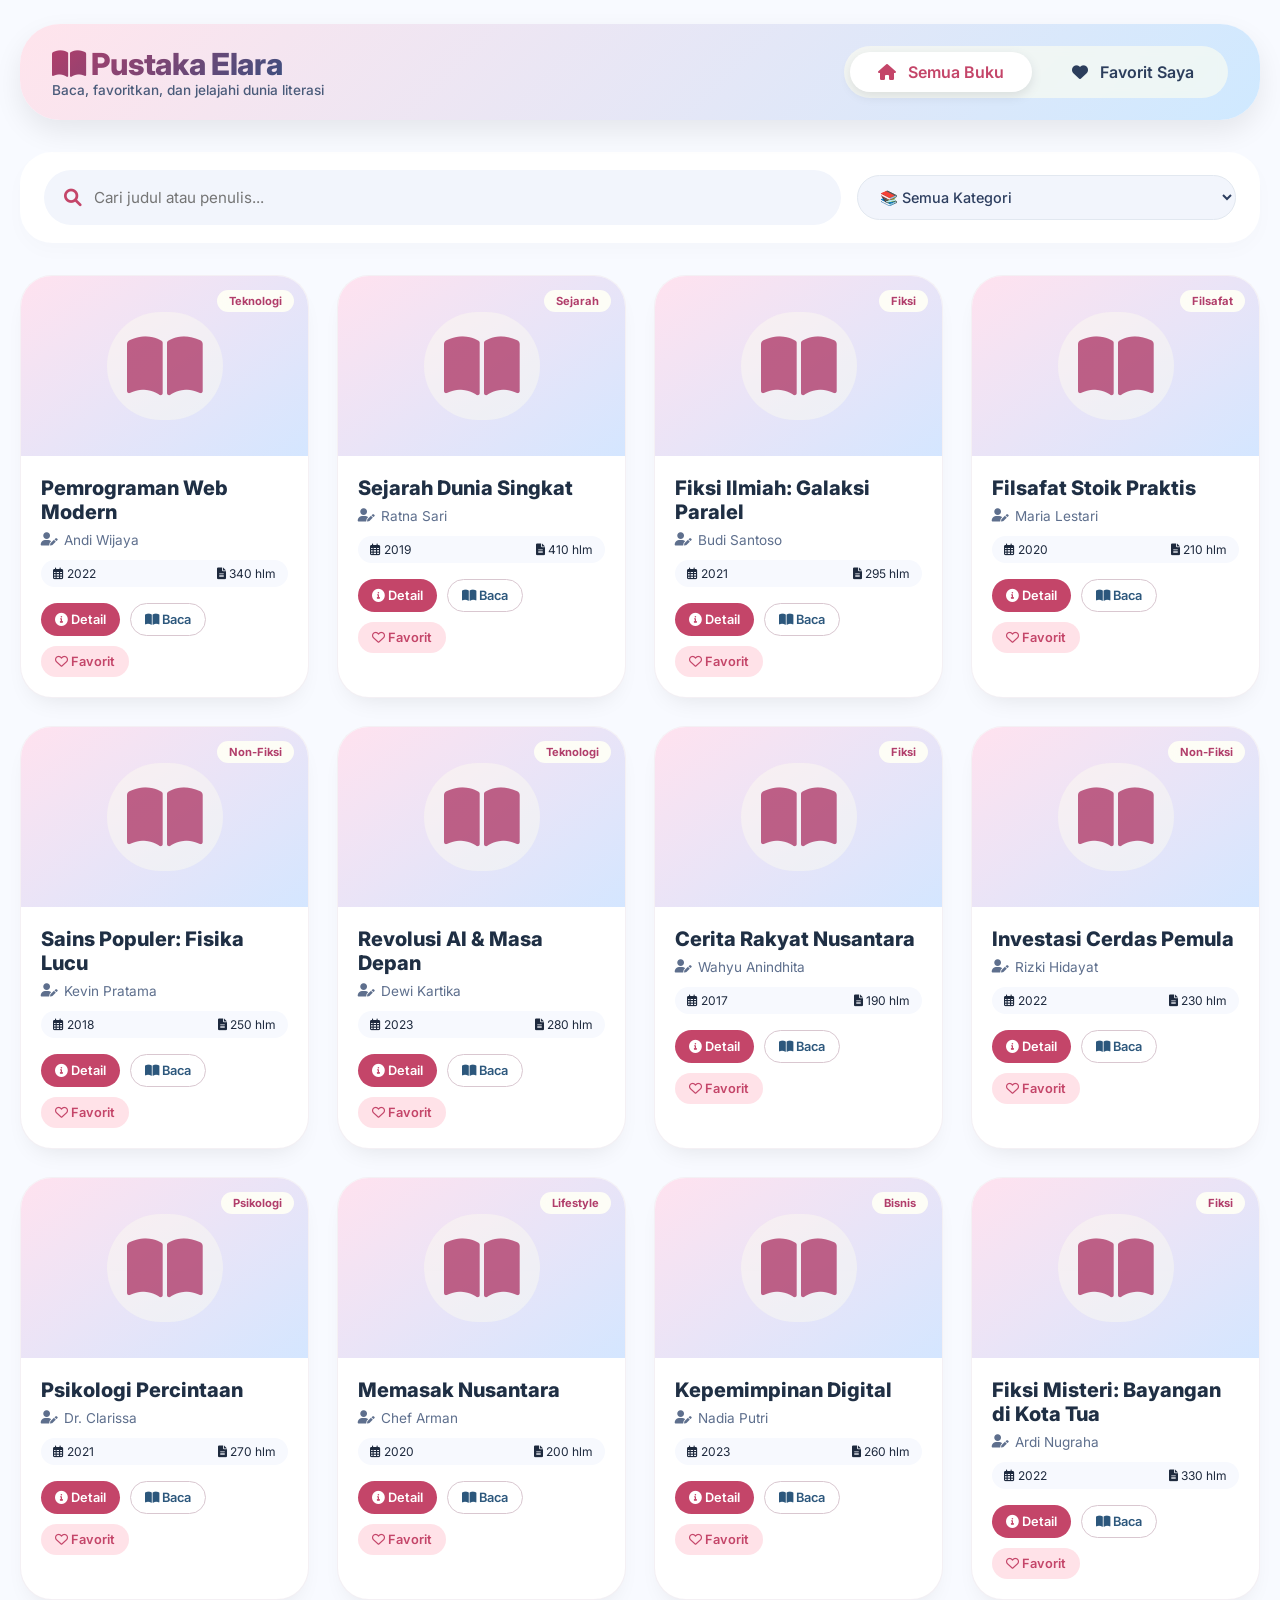
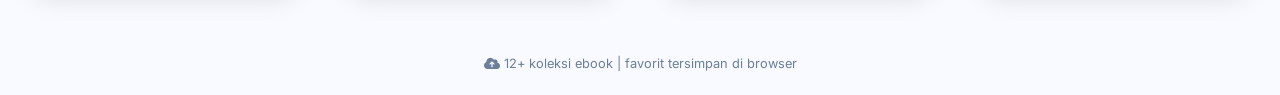
<file: index.html>
<!DOCTYPE html>
<html lang="id">
<head>
    <meta charset="UTF-8">
    <meta name="viewport" content="width=device-width, initial-scale=1.0, user-scalable=yes">
    <title>E-Library | Perpustakaan Digital</title>
    <!-- Google Fonts & Font Awesome -->
    <link href="https://fonts.googleapis.com/css2?family=Inter:opsz,wght@14..32,300;14..32,400;14..32,600;14..32,700&display=swap" rel="stylesheet">
    <link rel="stylesheet" href="https://cdnjs.cloudflare.com/ajax/libs/font-awesome/6.0.0-beta3/css/all.min.css">
    <style>
        * {
            margin: 0;
            padding: 0;
            box-sizing: border-box;
            font-family: 'Inter', sans-serif;
        }

        body {
            background: #f8faff;
            color: #1e2a3e;
            padding: 24px 20px;
        }

        .app-container {
            max-width: 1400px;
            margin: 0 auto;
        }

        /* HEADER GRADASI PINK MUDA KE BIRU MUDA */
        .header {
            display: flex;
            flex-wrap: wrap;
            justify-content: space-between;
            align-items: center;
            margin-bottom: 32px;
            background: linear-gradient(135deg, #ffe4ec 0%, #cfe9ff 100%);
            padding: 22px 32px;
            border-radius: 40px;
            box-shadow: 0 12px 28px rgba(0, 0, 0, 0.08);
            backdrop-filter: blur(2px);
        }

        .logo h1 {
            font-size: 1.9rem;
            font-weight: 800;
            background: linear-gradient(135deg, #b13e6b, #2c5282);
            -webkit-background-clip: text;
            background-clip: text;
            color: transparent;
            letter-spacing: -0.3px;
        }
        .logo p {
            font-size: 0.85rem;
            color: #4a5b7a;
            font-weight: 500;
        }

        .nav-tabs {
            display: flex;
            gap: 12px;
            background: rgba(255,255,240,0.6);
            padding: 6px;
            border-radius: 48px;
            backdrop-filter: blur(4px);
        }
        .tab-btn {
            border: none;
            background: transparent;
            padding: 10px 28px;
            font-weight: 600;
            font-size: 1rem;
            border-radius: 40px;
            cursor: pointer;
            transition: 0.2s;
            color: #2c3e5c;
        }
        .tab-btn.active {
            background: white;
            box-shadow: 0 4px 12px rgba(0,0,0,0.1);
            color: #c44569;
        }
        .tab-btn i {
            margin-right: 8px;
        }

        .filter-section {
            background: white;
            border-radius: 32px;
            padding: 18px 24px;
            margin-bottom: 32px;
            display: flex;
            flex-wrap: wrap;
            gap: 16px;
            align-items: center;
            box-shadow: 0 8px 20px rgba(0,0,0,0.02);
        }
        .search-box {
            flex: 2;
            min-width: 200px;
            display: flex;
            align-items: center;
            background: #f2f5fc;
            border-radius: 60px;
            padding: 6px 20px;
            gap: 12px;
        }
        .search-box i {
            color: #c44569;
            font-size: 1.1rem;
        }
        .search-box input {
            background: transparent;
            border: none;
            padding: 12px 0;
            width: 100%;
            font-size: 0.95rem;
            outline: none;
        }
        .category-filter {
            flex: 1;
            min-width: 180px;
        }
        .category-filter select {
            width: 100%;
            padding: 12px 18px;
            border-radius: 60px;
            border: 1px solid #e2e8f0;
            background: #f2f5fc;
            font-weight: 500;
            outline: none;
            cursor: pointer;
            font-size: 0.9rem;
            color: #2d3e5f;
        }

        .books-grid {
            display: grid;
            grid-template-columns: repeat(auto-fill, minmax(270px, 1fr));
            gap: 28px;
            margin-top: 8px;
        }

        /* KARTU BUKU TANPA GAMBAR COVER, TAPI LEBIH MENARIK DENGAN BACKGROUND GRADASI & IKON */
        .book-card {
            background: white;
            border-radius: 32px;
            overflow: hidden;
            transition: all 0.3s ease;
            box-shadow: 0 12px 24px -12px rgba(0, 0, 0, 0.1);
            display: flex;
            flex-direction: column;
            border: 1px solid rgba(200, 180, 200, 0.2);
        }
        .book-card:hover {
            transform: translateY(-6px);
            box-shadow: 0 24px 32px -16px rgba(196, 69, 105, 0.2);
        }
        /* Area cover diganti dengan desain abstrak + ikon buku */
        .book-cover-placeholder {
            height: 180px;
            background: linear-gradient(145deg, #ffe2ef, #d4e6ff);
            display: flex;
            align-items: center;
            justify-content: center;
            position: relative;
            overflow: hidden;
        }
        .book-cover-placeholder i {
            font-size: 4.2rem;
            color: #b13e6b;
            opacity: 0.8;
            transition: 0.2s;
            background: rgba(255,255,240,0.5);
            padding: 20px;
            border-radius: 60px;
        }
        .book-card:hover .book-cover-placeholder i {
            transform: scale(1.05);
            color: #c44569;
        }
        .book-category-badge {
            position: absolute;
            top: 14px;
            right: 14px;
            background: rgba(255,255,245,0.9);
            backdrop-filter: blur(5px);
            padding: 4px 12px;
            border-radius: 30px;
            font-size: 0.7rem;
            font-weight: 700;
            color: #b13e6b;
        }
        .book-info {
            padding: 20px 20px 20px;
            flex: 1;
        }
        .book-title {
            font-size: 1.25rem;
            font-weight: 800;
            margin-bottom: 8px;
            color: #1f2f44;
        }
        .book-author {
            font-size: 0.85rem;
            color: #5e6f8d;
            margin-bottom: 12px;
            display: flex;
            align-items: center;
            gap: 6px;
        }
        .book-meta {
            display: flex;
            justify-content: space-between;
            align-items: center;
            margin-bottom: 16px;
            font-size: 0.75rem;
            background: #f7f9fe;
            padding: 6px 12px;
            border-radius: 40px;
        }
        .book-year {
            color: #4c6a8f;
        }
        .card-actions {
            display: flex;
            gap: 10px;
            margin-top: 14px;
            flex-wrap: wrap;
        }
        .btn {
            border: none;
            padding: 8px 14px;
            border-radius: 40px;
            font-weight: 600;
            font-size: 0.8rem;
            cursor: pointer;
            transition: 0.2s;
            background: #f0f4fa;
            color: #2c577c;
        }
        .btn-primary {
            background: #c44569;
            color: white;
        }
        .btn-primary:hover {
            background: #a53556;
        }
        .btn-outline {
            border: 1px solid #d9c7d0;
            background: white;
        }
        .btn-fav {
            background: #ffe2e8;
            color: #c44569;
        }
        .btn-fav.active-fav {
            background: #ffc0d0;
            color: #a13054;
        }
        .empty-msg {
            text-align: center;
            padding: 60px 20px;
            background: white;
            border-radius: 48px;
            color: #5c6f87;
            font-size: 1.1rem;
        }

        /* MODAL detail tetap elegan */
        .modal {
            display: none;
            position: fixed;
            top: 0; left: 0;
            width: 100%; height: 100%;
            background: rgba(0,0,0,0.75);
            backdrop-filter: blur(5px);
            justify-content: center;
            align-items: center;
            z-index: 1000;
        }
        .modal-content {
            background: white;
            max-width: 550px;
            width: 90%;
            border-radius: 44px;
            padding: 28px 28px 32px;
            position: relative;
            animation: fadeUp 0.2s ease;
            max-height: 85vh;
            overflow-y: auto;
        }
        @keyframes fadeUp {
            from { opacity: 0; transform: translateY(20px);}
            to { opacity: 1; transform: translateY(0);}
        }
        .modal-close {
            position: absolute;
            right: 24px;
            top: 20px;
            font-size: 28px;
            cursor: pointer;
            color: #b97f95;
        }
        .modal-icon {
            text-align: center;
            font-size: 3rem;
            color: #c44569;
            margin-bottom: 16px;
        }
        .modal-title {
            font-size: 1.8rem;
            font-weight: 800;
            text-align: center;
        }
        .detail-list {
            margin-top: 22px;
            display: flex;
            flex-direction: column;
            gap: 12px;
        }
        .detail-item {
            display: flex;
            gap: 14px;
            border-bottom: 1px solid #f0eef5;
            padding: 8px 0;
        }
        .detail-label {
            font-weight: 700;
            width: 110px;
            color: #b13e6b;
        }

        footer {
            text-align: center;
            margin-top: 56px;
            color: #6b7f98;
            font-size: 0.8rem;
        }

        @media (max-width: 680px) {
            body { padding: 16px; }
            .header { flex-direction: column; gap: 16px; align-items: stretch; text-align: center; }
            .nav-tabs { justify-content: center; }
            .books-grid { gap: 18px; }
            .book-cover-placeholder { height: 150px; }
        }
    </style>
</head>
<body>
<div class="app-container">
    <div class="header">
        <div class="logo">
            <h1><i class="fas fa-book-open"></i> Pustaka Elara</h1>
            <p>Baca, favoritkan, dan jelajahi dunia literasi</p>
        </div>
        <div class="nav-tabs">
            <button class="tab-btn active" id="tabHomeBtn"><i class="fas fa-home"></i> Semua Buku</button>
            <button class="tab-btn" id="tabFavBtn"><i class="fas fa-heart"></i> Favorit Saya</button>
        </div>
    </div>

    <div class="filter-section" id="filterSection">
        <div class="search-box">
            <i class="fas fa-search"></i>
            <input type="text" id="searchInput" placeholder="Cari judul atau penulis...">
        </div>
        <div class="category-filter">
            <select id="categorySelect">
                <option value="all">📚 Semua Kategori</option>
            </select>
        </div>
    </div>

    <div id="booksContainer" class="books-grid"></div>

    <footer>
        <i class="fas fa-cloud-upload-alt"></i> 12+ koleksi ebook | favorit tersimpan di browser
    </footer>
</div>

<div id="bookModal" class="modal">
    <div class="modal-content">
        <span class="modal-close" id="closeModalBtn">&times;</span>
        <div id="modalDynamicContent"></div>
    </div>
</div>

<script>
    // =============== 12 BUKU (lebih banyak, tanpa gambar cover) ===============
    const booksData = [
        { id: 1, judul: "Pemrograman Web Modern", penulis: "Andi Wijaya", kategori: "Teknologi", tahun: 2022, sinopsis: "Fullstack development dengan React, Node.js, dan database modern.", jumlahHalaman: 340, format: "PDF" },
        { id: 2, judul: "Sejarah Dunia Singkat", penulis: "Ratna Sari", kategori: "Sejarah", tahun: 2019, sinopsis: "Perjalanan peradaban dari masa prasejarah hingga perang dunia.", jumlahHalaman: 410, format: "PDF" },
        { id: 3, judul: "Fiksi Ilmiah: Galaksi Paralel", penulis: "Budi Santoso", kategori: "Fiksi", tahun: 2021, sinopsis: "Petualangan antar dimensi dan teknologi quantum.", jumlahHalaman: 295, format: "PDF" },
        { id: 4, judul: "Filsafat Stoik Praktis", penulis: "Maria Lestari", kategori: "Filsafat", tahun: 2020, sinopsis: "Menguasai emosi dan hidup bermakna dengan ajaran Stoa.", jumlahHalaman: 210, format: "PDF" },
        { id: 5, judul: "Sains Populer: Fisika Lucu", penulis: "Kevin Pratama", kategori: "Non-Fiksi", tahun: 2018, sinopsis: "Fisika kuantum dan relativitas dengan gaya humor.", jumlahHalaman: 250, format: "PDF" },
        { id: 6, judul: "Revolusi AI & Masa Depan", penulis: "Dewi Kartika", kategori: "Teknologi", tahun: 2023, sinopsis: "Dampak kecerdasan buatan pada pekerjaan dan masyarakat.", jumlahHalaman: 280, format: "PDF" },
        { id: 7, judul: "Cerita Rakyat Nusantara", penulis: "Wahyu Anindhita", kategori: "Fiksi", tahun: 2017, sinopsis: "Legenda Malin Kundang, Roro Jonggrang, dan cerita rakyat lainnya.", jumlahHalaman: 190, format: "PDF" },
        { id: 8, judul: "Investasi Cerdas Pemula", penulis: "Rizki Hidayat", kategori: "Non-Fiksi", tahun: 2022, sinopsis: "Panduan praktis mengenal saham, reksadana, dan crypto.", jumlahHalaman: 230, format: "PDF" },
        { id: 9, judul: "Psikologi Percintaan", penulis: "Dr. Clarissa", kategori: "Psikologi", tahun: 2021, sinopsis: "Memahami pola hubungan dan komunikasi efektif.", jumlahHalaman: 270, format: "PDF" },
        { id: 10, judul: "Memasak Nusantara", penulis: "Chef Arman", kategori: "Lifestyle", tahun: 2020, sinopsis: "Resep tradisional dengan sentuhan modern, dari rendang hingga soto.", jumlahHalaman: 200, format: "PDF" },
        { id: 11, judul: "Kepemimpinan Digital", penulis: "Nadia Putri", kategori: "Bisnis", tahun: 2023, sinopsis: "Strategi memimpin tim jarak jauh di era digital.", jumlahHalaman: 260, format: "PDF" },
        { id: 12, judul: "Fiksi Misteri: Bayangan di Kota Tua", penulis: "Ardi Nugraha", kategori: "Fiksi", tahun: 2022, sinopsis: "Detektif swasta memecahkan kasus pembunuhan di kota tua.", jumlahHalaman: 330, format: "PDF" }
    ];

    let activeTab = "home";
    let searchQuery = "";
    let selectedCategory = "all";
    let favorites = [];      // menyimpan id favorit

    // DOM elements
    const booksContainer = document.getElementById("booksContainer");
    const searchInput = document.getElementById("searchInput");
    const categorySelect = document.getElementById("categorySelect");
    const tabHomeBtn = document.getElementById("tabHomeBtn");
    const tabFavBtn = document.getElementById("tabFavBtn");
    const filterSection = document.getElementById("filterSection");
    const modal = document.getElementById("bookModal");
    const modalDynamicContent = document.getElementById("modalDynamicContent");
    const closeModalBtn = document.getElementById("closeModalBtn");

    // ------------------- LocalStorage Favorit -------------------
    function loadFavorites() {
        const stored = localStorage.getItem("eLibrary_favorites_new");
        if (stored) favorites = JSON.parse(stored);
        else favorites = [];
    }
    function saveFavorites() {
        localStorage.setItem("eLibrary_favorites_new", JSON.stringify(favorites));
    }

    function toggleFavorite(bookId) {
        const idx = favorites.indexOf(bookId);
        if (idx === -1) favorites.push(bookId);
        else favorites.splice(idx, 1);
        saveFavorites();
        if (activeTab === "home") renderHomeBooks();
        else if (activeTab === "favorites") renderFavoritesPage();
    }

    function isFavorite(bookId) {
        return favorites.includes(bookId);
    }

    // Helper ambil buku dari id
    function getBookById(id) {
        return booksData.find(b => b.id === id);
    }

    // Filter untuk home
    function getFilteredBooks() {
        let filtered = [...booksData];
        if (selectedCategory !== "all") {
            filtered = filtered.filter(b => b.kategori === selectedCategory);
        }
        if (searchQuery.trim() !== "") {
            const query = searchQuery.toLowerCase();
            filtered = filtered.filter(b => 
                b.judul.toLowerCase().includes(query) || 
                b.penulis.toLowerCase().includes(query)
            );
        }
        return filtered;
    }

    // Fungsi untuk membuat warna unik (inisial) tapi karena background placeholder sudah menarik, kita tetap menggunakan ikon.
    function renderHomeBooks() {
        const booksToRender = getFilteredBooks();
        if (booksToRender.length === 0) {
            booksContainer.innerHTML = `<div class="empty-msg"><i class="fas fa-folder-open"></i> Buku tidak ditemukan. Coba kata kunci lain.</div>`;
            return;
        }
        let html = "";
        booksToRender.forEach(book => {
            const favActive = isFavorite(book.id);
            const favBtnText = favActive ? '<i class="fas fa-heart"></i> Hapus Favorit' : '<i class="far fa-heart"></i> Favorit';
            const favBtnClass = favActive ? "btn-fav active-fav" : "btn-fav";
            html += `
                <div class="book-card" data-id="${book.id}">
                    <div class="book-cover-placeholder">
                        <i class="fas fa-book-open"></i>
                        <span class="book-category-badge">${escapeHtml(book.kategori)}</span>
                    </div>
                    <div class="book-info">
                        <div class="book-title">${escapeHtml(book.judul)}</div>
                        <div class="book-author"><i class="fas fa-user-edit"></i> ${escapeHtml(book.penulis)}</div>
                        <div class="book-meta">
                            <span><i class="far fa-calendar-alt"></i> ${book.tahun}</span>
                            <span><i class="fas fa-file-alt"></i> ${book.jumlahHalaman} hlm</span>
                        </div>
                        <div class="card-actions">
                            <button class="btn btn-primary btn-detail" data-id="${book.id}"><i class="fas fa-info-circle"></i> Detail</button>
                            <button class="btn btn-outline btn-baca" data-id="${book.id}"><i class="fas fa-book-open"></i> Baca</button>
                            <button class="btn ${favBtnClass} btn-fav" data-id="${book.id}">${favBtnText}</button>
                        </div>
                    </div>
                </div>
            `;
        });
        booksContainer.innerHTML = html;
    }

    function renderFavoritesPage() {
        const favBooks = booksData.filter(book => favorites.includes(book.id));
        if (favBooks.length === 0) {
            booksContainer.innerHTML = `<div class="empty-msg"><i class="fas fa-heart-broken"></i> Belum ada favorit. Tambahkan dari daftar buku utama.</div>`;
            return;
        }
        let html = "";
        favBooks.forEach(book => {
            html += `
                <div class="book-card" data-id="${book.id}">
                    <div class="book-cover-placeholder">
                        <i class="fas fa-heart" style="color:#c44569;"></i>
                        <span class="book-category-badge">${escapeHtml(book.kategori)}</span>
                    </div>
                    <div class="book-info">
                        <div class="book-title">${escapeHtml(book.judul)}</div>
                        <div class="book-author"><i class="fas fa-user-edit"></i> ${escapeHtml(book.penulis)}</div>
                        <div class="book-meta">
                            <span><i class="far fa-calendar-alt"></i> ${book.tahun}</span>
                            <span><i class="fas fa-file-alt"></i> ${book.jumlahHalaman} hlm</span>
                        </div>
                        <div class="card-actions">
                            <button class="btn btn-primary btn-detail" data-id="${book.id}"><i class="fas fa-info-circle"></i> Detail</button>
                            <button class="btn btn-outline btn-baca" data-id="${book.id}"><i class="fas fa-book-open"></i> Baca</button>
                            <button class="btn btn-fav active-fav btn-fav-remove" data-id="${book.id}"><i class="fas fa-trash-alt"></i> Hapus Favorit</button>
                        </div>
                    </div>
                </div>
            `;
        });
        booksContainer.innerHTML = html;
    }

    // MODAL DETAIL (tanpa gambar cover, pakai ikon besar)
    function showDetailModal(bookId) {
        const book = getBookById(bookId);
        if (!book) return;
        const favStatus = isFavorite(book.id);
        modalDynamicContent.innerHTML = `
            <div class="modal-icon"><i class="fas fa-book fa-3x"></i></div>
            <div class="modal-title">${escapeHtml(book.judul)}</div>
            <div style="text-align:center; margin-top:6px;"><i class="fas fa-feather-alt"></i> ${escapeHtml(book.penulis)}</div>
            <div class="detail-list">
                <div class="detail-item"><span class="detail-label">Kategori</span><span>${escapeHtml(book.kategori)}</span></div>
                <div class="detail-item"><span class="detail-label">Tahun Terbit</span><span>${book.tahun}</span></div>
                <div class="detail-item"><span class="detail-label">Jumlah Halaman</span><span>${book.jumlahHalaman} hlm</span></div>
                <div class="detail-item"><span class="detail-label">Format</span><span>${book.format}</span></div>
                <div class="detail-item"><span class="detail-label">Sinopsis</span><span>${escapeHtml(book.sinopsis)}</span></div>
            </div>
            <div style="margin-top: 28px; display: flex; gap: 12px; justify-content: center;">
                <button class="btn btn-outline" id="modalCloseBtnInner">Tutup</button>
                ${favStatus ? `<button class="btn btn-fav" id="modalToggleFav">❤️ Hapus Favorit</button>` : `<button class="btn btn-primary" id="modalToggleFav">🤍 Tambah Favorit</button>`}
            </div>
        `;
        modal.style.display = "flex";
        const closeInner = document.getElementById("modalCloseBtnInner");
        if(closeInner) closeInner.onclick = () => { modal.style.display = "none"; };
        const toggleBtn = document.getElementById("modalToggleFav");
        if(toggleBtn) {
            toggleBtn.onclick = () => {
                toggleFavorite(book.id);
                modal.style.display = "none";
                if(activeTab === "home") renderHomeBooks();
                else if(activeTab === "favorites") renderFavoritesPage();
            };
        }
    }

    // Baca demo
    function handleBaca(bookId) {
        const book = getBookById(bookId);
        alert(`📖 Demo Baca E-book\n\n"${book.judul}" - ${book.penulis}\n\n(SIMULASI: file PDF dapat diintegrasikan pada versi sebenarnya)`);
    }

    // Event delegation
    booksContainer.addEventListener("click", (e) => {
        const btn = e.target.closest("button");
        if(!btn) return;
        if(btn.classList.contains("btn-detail")) {
            const id = parseInt(btn.getAttribute("data-id"));
            if(id) showDetailModal(id);
        } 
        else if(btn.classList.contains("btn-baca")) {
            const id = parseInt(btn.getAttribute("data-id"));
            if(id) handleBaca(id);
        }
        else if(btn.classList.contains("btn-fav") || btn.classList.contains("btn-fav-remove")) {
            const id = parseInt(btn.getAttribute("data-id"));
            if(id) toggleFavorite(id);
        }
    });

    // Close modal silang & klik latar
    function closeModalGlobal() { modal.style.display = "none"; }
    closeModalBtn.onclick = closeModalGlobal;
    window.onclick = (e) => { if(e.target === modal) closeModalGlobal(); };

    // Filter & search untuk home
    function applyFilterAndRender() {
        if(activeTab === "home") renderHomeBooks();
    }
    searchInput.addEventListener("input", (e) => { searchQuery = e.target.value; applyFilterAndRender(); });
    categorySelect.addEventListener("change", (e) => { selectedCategory = e.target.value; applyFilterAndRender(); });

    // Populate kategori unik dari booksData
    function populateCategories() {
        const cats = [...new Set(booksData.map(b => b.kategori))].sort();
        let opts = `<option value="all">📚 Semua Kategori</option>`;
        cats.forEach(c => { opts += `<option value="${c}">${c}</option>`; });
        categorySelect.innerHTML = opts;
        selectedCategory = "all";
    }

    // Tab navigation
    function setActiveTab(tab) {
        activeTab = tab;
        if(tab === "home") {
            tabHomeBtn.classList.add("active");
            tabFavBtn.classList.remove("active");
            filterSection.style.display = "flex";
            renderHomeBooks();
        } else {
            tabFavBtn.classList.add("active");
            tabHomeBtn.classList.remove("active");
            filterSection.style.display = "none";
            renderFavoritesPage();
        }
    }
    tabHomeBtn.onclick = () => setActiveTab("home");
    tabFavBtn.onclick = () => setActiveTab("favorites");

    // helper escapeHtml
    function escapeHtml(str) {
        if(!str) return "";
        return str.replace(/[&<>]/g, function(m) {
            if(m === '&') return '&amp;';
            if(m === '<') return '&lt;';
            if(m === '>') return '&gt;';
            return m;
        });
    }

    // INIT
    function init() {
        loadFavorites();
        populateCategories();
        searchQuery = "";
        searchInput.value = "";
        selectedCategory = "all";
        categorySelect.value = "all";
        setActiveTab("home");
    }
    init();
</script>
</body>
</html>
</file>
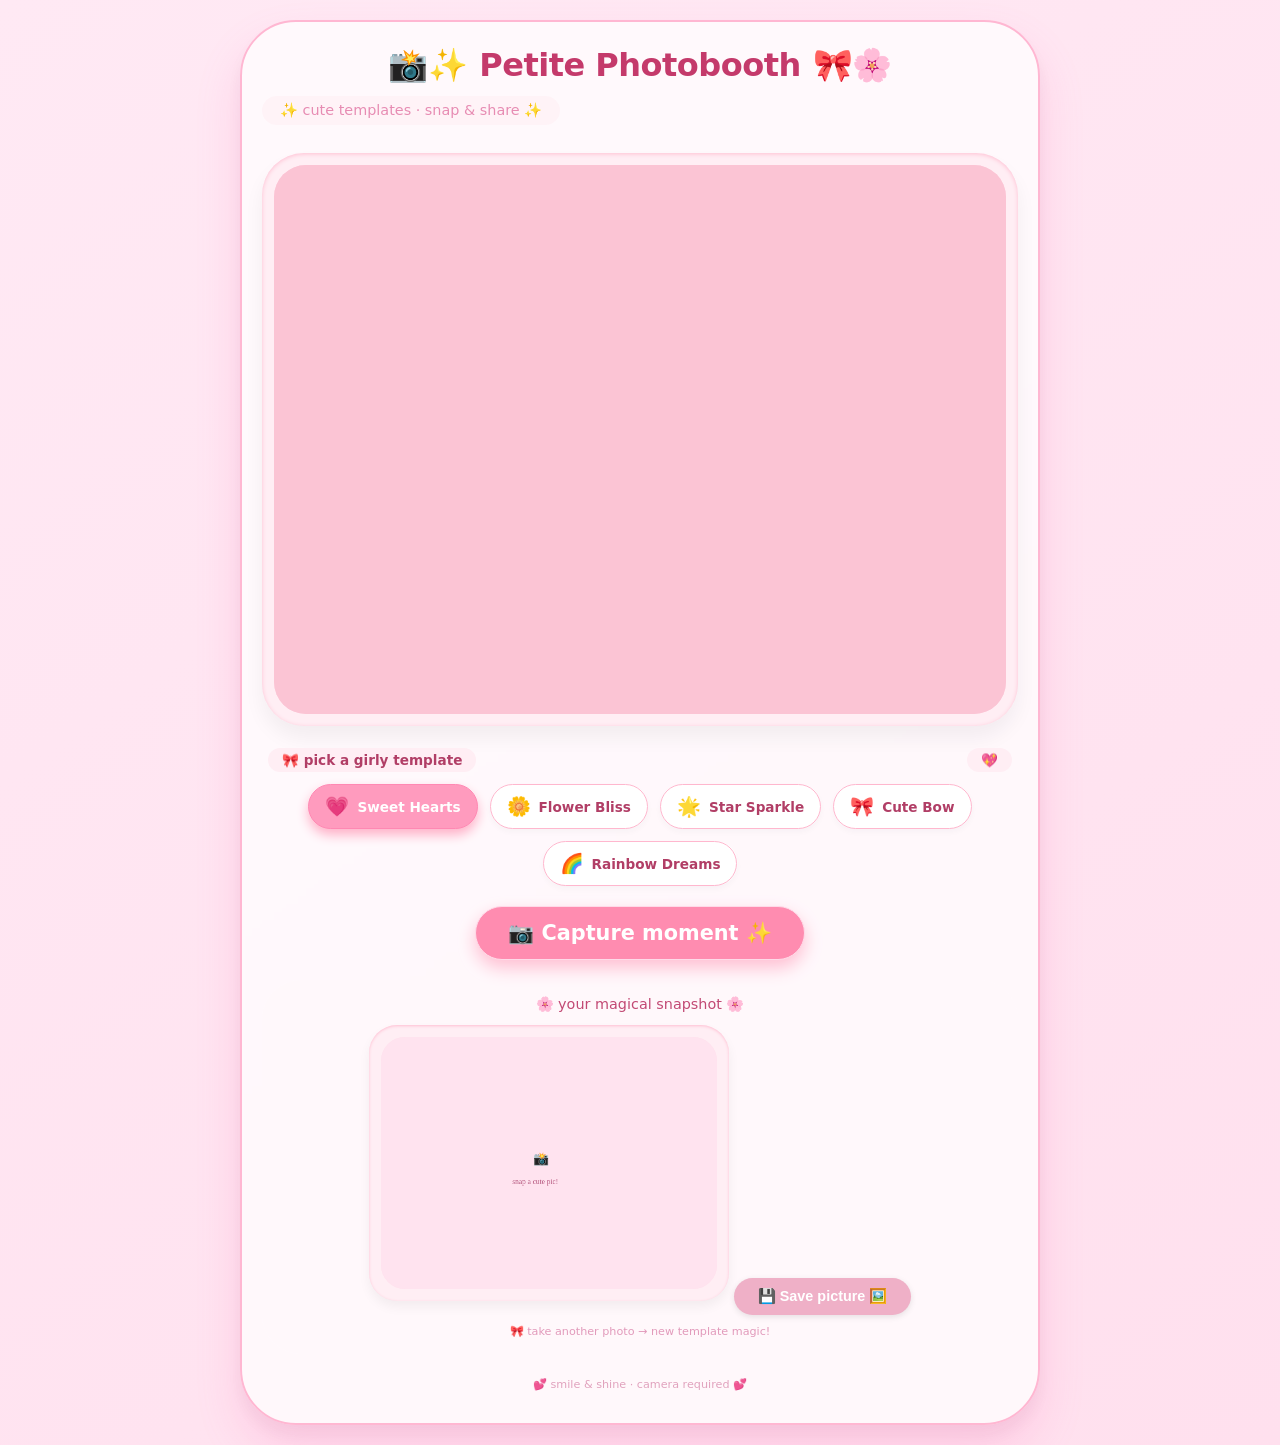
<file: photobooth/index.html>
<!DOCTYPE html>
<html lang="en">
<head>
    <meta charset="UTF-8">
    <meta name="viewport" content="width=device-width, initial-scale=1.0, user-scalable=no">
    <title>🌸 Girly Photobooth | Cute Snap Templates</title>
    <style>
        * {
            margin: 0;
            padding: 0;
            box-sizing: border-box;
            user-select: none;
        }

        body {
            min-height: 100vh;
            background: linear-gradient(145deg, #ffe9f4 0%, #ffe0ee 100%);
            font-family: 'Poppins', 'Segoe UI', 'Quicksand', system-ui, -apple-system, sans-serif;
            display: flex;
            justify-content: center;
            align-items: center;
            padding: 20px;
        }

        /* main card */
        .photobooth-container {
            max-width: 800px;
            width: 100%;
            background: rgba(255, 255, 255, 0.75);
            backdrop-filter: blur(2px);
            border-radius: 56px;
            box-shadow: 0 25px 45px rgba(255, 105, 180, 0.2), 0 10px 20px rgba(0, 0, 0, 0.05);
            padding: 24px 20px 32px;
            transition: all 0.2s ease;
            border: 2px solid #ffb7d2;
        }

        h1 {
            font-size: 2rem;
            text-align: center;
            color: #c43a6b;
            letter-spacing: -0.5px;
            font-weight: 600;
            display: flex;
            align-items: center;
            justify-content: center;
            gap: 12px;
            margin-bottom: 12px;
        }
        h1 span {
            font-size: 2rem;
        }

        .sub {
            text-align: center;
            color: #e78cb3;
            font-weight: 500;
            margin-bottom: 28px;
            font-size: 0.9rem;
            background: #fff0f5cc;
            display: inline-block;
            width: auto;
            margin-left: auto;
            margin-right: auto;
            padding: 6px 18px;
            border-radius: 40px;
            backdrop-filter: blur(4px);
        }

        /* camera area */
        .camera-section {
            background: #ffeef4;
            border-radius: 42px;
            padding: 12px;
            box-shadow: inset 0 1px 4px #ffbfd2, 0 12px 20px rgba(0,0,0,0.05);
            margin-bottom: 22px;
        }

        .video-wrapper {
            position: relative;
            border-radius: 32px;
            overflow: hidden;
            background: #ffd9e6;
            aspect-ratio: 4 / 3;
            display: flex;
            justify-content: center;
            align-items: center;
        }

        #video {
            width: 100%;
            height: 100%;
            object-fit: cover;
            transform: scaleX(-1);  /* mirror effect like real mirror */
            background: #fbc4d4;
        }

        /* templates row */
        .templates-title {
            display: flex;
            align-items: baseline;
            justify-content: space-between;
            margin: 12px 6px 12px 6px;
        }
        .templates-title p {
            font-weight: 600;
            color: #b13e66;
            background: #ffeef4;
            padding: 4px 14px;
            border-radius: 30px;
            font-size: 0.85rem;
        }
        .template-buttons {
            display: flex;
            flex-wrap: wrap;
            gap: 12px;
            justify-content: center;
            margin-bottom: 20px;
        }
        .template-btn {
            background: white;
            border: none;
            padding: 10px 16px;
            border-radius: 100px;
            font-weight: 600;
            font-size: 0.85rem;
            font-family: inherit;
            color: #b13e66;
            cursor: pointer;
            transition: all 0.2s ease;
            box-shadow: 0 3px 6px rgba(0,0,0,0.03);
            display: flex;
            align-items: center;
            gap: 8px;
            backdrop-filter: blur(2px);
            border: 1px solid #ffb7ce;
        }
        .template-btn span {
            font-size: 1.2rem;
        }
        .template-btn.active {
            background: #ff9bbe;
            color: white;
            border-color: #ff88b3;
            box-shadow: 0 6px 12px #ffb0c7;
        }
        .template-btn:hover:not(.active) {
            background: #ffeef4;
            transform: scale(0.97);
        }

        /* capture button */
        .capture-area {
            display: flex;
            justify-content: center;
            margin: 16px 0 20px;
        }
        #captureBtn {
            background: #ff8cb0;
            border: none;
            font-size: 1.3rem;
            font-weight: bold;
            font-family: inherit;
            padding: 14px 32px;
            border-radius: 60px;
            color: white;
            display: flex;
            align-items: center;
            gap: 12px;
            cursor: pointer;
            transition: 0.2s;
            box-shadow: 0 8px 18px #ffbfd2;
            border: 1px solid #ffdae8;
        }
        #captureBtn:active {
            transform: scale(0.96);
            background: #e9739b;
        }

        /* result section */
        .result-section {
            background: #fff8fb;
            border-radius: 40px;
            padding: 16px;
            margin-top: 8px;
            text-align: center;
        }
        .result-title {
            font-weight: 500;
            color: #c24974;
            margin-bottom: 12px;
            font-size: 0.9rem;
        }
        .result-canvas-box {
            background: #ffeef4;
            border-radius: 28px;
            padding: 12px;
            display: inline-block;
            width: 100%;
            max-width: 360px;
            margin: 0 auto;
            box-shadow: inset 0 1px 3px #ffbfd2, 0 6px 12px rgba(0,0,0,0.05);
        }
        #resultCanvas {
            width: 100%;
            height: auto;
            border-radius: 24px;
            display: block;
            background: #ffe2ed;
            aspect-ratio: 4 / 3;
            object-fit: contain;
        }
        .download-btn {
            background: #efb0c7;
            border: none;
            padding: 10px 24px;
            border-radius: 50px;
            margin-top: 16px;
            font-weight: 600;
            color: white;
            font-size: 0.9rem;
            display: inline-flex;
            align-items: center;
            gap: 10px;
            cursor: pointer;
            transition: 0.2s;
            box-shadow: 0 2px 6px rgba(0,0,0,0.1);
        }
        .download-btn:active {
            background: #d48aab;
            transform: scale(0.96);
        }

        .reset-note {
            font-size: 0.7rem;
            margin-top: 10px;
            color: #e29abb;
        }

        footer {
            text-align: center;
            margin-top: 24px;
            font-size: 0.7rem;
            color: #e1a2bd;
        }

        @media (max-width: 550px) {
            .photobooth-container {
                padding: 16px;
            }
            .template-btn {
                padding: 6px 12px;
                font-size: 0.75rem;
            }
        }
    </style>
</head>
<body>
<div class="photobooth-container">
    <h1>
        <span>📸✨</span> Petite Photobooth <span>🎀🌸</span>
    </h1>
    <div class="sub">✨ cute templates · snap & share ✨</div>

    <div class="camera-section">
        <div class="video-wrapper">
            <video id="video" autoplay playsinline muted></video>
        </div>
    </div>

    <div class="templates-title">
        <p>🎀 pick a girly template</p>
        <p>💖</p>
    </div>
    <div class="template-buttons" id="templateButtons">
        <!-- dynamically created but static for clarity -->
    </div>

    <div class="capture-area">
        <button id="captureBtn">📷  Capture moment  ✨</button>
    </div>

    <div class="result-section">
        <div class="result-title">🌸 your magical snapshot 🌸</div>
        <div class="result-canvas-box">
            <canvas id="resultCanvas" width="640" height="480" style="width:100%; height:auto; aspect-ratio:640/480"></canvas>
        </div>
        <button id="downloadBtn" class="download-btn">💾 Save picture 🖼️</button>
        <div class="reset-note">🎀 take another photo → new template magic!</div>
    </div>
    <footer>💕 smile & shine · camera required 💕</footer>
</div>

<script>
    (function() {
        // ---- DOM elements ----
        const video = document.getElementById('video');
        const captureBtn = document.getElementById('captureBtn');
        const resultCanvas = document.getElementById('resultCanvas');
        const downloadBtn = document.getElementById('downloadBtn');
        const templateContainer = document.getElementById('templateButtons');

        // ---- canvas constants ----
        const OUTPUT_W = 640;
        const OUTPUT_H = 480;

        // ---- template definitions (each has name, emoji, drawing function) ----
        const templates = [
            {
                id: 'hearts',
                name: 'Sweet Hearts',
                emoji: '💗',
                draw: (ctx, w, h) => {
                    // girly heart border + floating hearts
                    ctx.save();
                    // scalloped heart border effect
                    ctx.strokeStyle = '#ff98bb';
                    ctx.lineWidth = 6;
                    ctx.shadowBlur = 0;
                    drawRoundedRect(ctx, 8, 8, w-16, h-16, 24);
                    ctx.stroke();
                    ctx.lineWidth = 3;
                    ctx.strokeStyle = '#ffc0d5';
                    drawRoundedRect(ctx, 12, 12, w-24, h-24, 20);
                    ctx.stroke();

                    // draw cute hearts around corners and sides
                    const positions = [
                        [40, 45], [w-40, 45], [40, h-45], [w-40, h-45],
                        [w/2, 35], [w/2, h-35], [55, h/2], [w-55, h/2]
                    ];
                    ctx.fillStyle = '#ff80a5';
                    ctx.shadowBlur = 5;
                    ctx.shadowColor = "#ffb7c9";
                    positions.forEach(pos => {
                        drawHeart(ctx, pos[0], pos[1], 22);
                    });
                    // tiny dot hearts
                    ctx.fillStyle = '#ffb0ca';
                    for(let i=0;i<28;i++) {
                        let x = 20 + Math.random() * (w-40);
                        let y = 20 + Math.random() * (h-40);
                        if(x>70 && x<w-70 && y>70 && y<h-70) continue;
                        drawHeart(ctx, x, y, 10);
                    }
                    ctx.restore();
                }
            },
            {
                id: 'flowers',
                name: 'Flower Bliss',
                emoji: '🌼',
                draw: (ctx, w, h) => {
                    ctx.save();
                    // soft floral frame
                    for(let i=0;i<12;i++) {
                        let angle = (i / 12) * Math.PI * 2;
                        let rad = 28;
                        let x = w/2 + Math.cos(angle) * (w/2 - rad);
                        let y = h/2 + Math.sin(angle) * (h/2 - rad);
                        drawFlower(ctx, x, y, 20);
                    }
                    // corner flowers
                    drawFlower(ctx, 35, 35, 32);
                    drawFlower(ctx, w-35, 35, 32);
                    drawFlower(ctx, 35, h-35, 32);
                    drawFlower(ctx, w-35, h-35, 32);
                    drawFlower(ctx, w/2, 28, 28);
                    drawFlower(ctx, w/2, h-28, 28);
                    // leaf vines
                    ctx.beginPath();
                    ctx.strokeStyle = '#b2e3b0';
                    ctx.lineWidth = 4;
                    for(let s=0; s<6; s++) {
                        let x1 = 20 + s*35;
                        ctx.beginPath();
                        ctx.moveTo(x1, 15);
                        ctx.quadraticCurveTo(x1+10, 40, x1-5, 60);
                        ctx.stroke();
                    }
                    ctx.restore();
                }
            },
            {
                id: 'stars',
                name: 'Star Sparkle',
                emoji: '🌟',
                draw: (ctx, w, h) => {
                    ctx.save();
                    // glitter effect background stars
                    ctx.fillStyle = '#ffdb7e';
                    for(let i=0;i<60;i++) {
                        let x = Math.random() * w;
                        let y = Math.random() * h;
                        let size = 3 + Math.random() * 8;
                        drawStar(ctx, x, y, size, size/2, 5);
                    }
                    // big shiny stars
                    ctx.fillStyle = '#f7c56e';
                    drawStar(ctx, 45, 55, 24, 12, 5);
                    drawStar(ctx, w-45, 55, 24, 12, 5);
                    drawStar(ctx, 45, h-55, 24, 12, 5);
                    drawStar(ctx, w-45, h-55, 24, 12, 5);
                    drawStar(ctx, w/2, 35, 26, 13, 5);
                    drawStar(ctx, w/2, h-35, 26, 13, 5);
                    // star border dotted
                    ctx.setLineDash([8, 12]);
                    ctx.strokeStyle = '#ffcd94';
                    ctx.lineWidth = 5;
                    drawRoundedRect(ctx, 12, 12, w-24, h-24, 28);
                    ctx.stroke();
                    ctx.setLineDash([]);
                    ctx.restore();
                }
            },
            {
                id: 'bow',
                name: 'Cute Bow',
                emoji: '🎀',
                draw: (ctx, w, h) => {
                    ctx.save();
                    // draw big bow on top center
                    let centerX = w/2;
                    let bowY = 42;
                    drawBow(ctx, centerX, bowY, 52);
                    // additional small bows at bottom corners
                    drawMiniBow(ctx, 55, h-40, 28);
                    drawMiniBow(ctx, w-55, h-40, 28);
                    // pearl dots around frame
                    ctx.fillStyle = '#ffb5cf';
                    for(let i=0;i<28;i++) {
                        let x = 18 + (i%14)*((w-36)/13);
                        let y = (i<14) ? 18 : h-26;
                        ctx.beginPath();
                        ctx.arc(x, y, 5, 0, Math.PI*2);
                        ctx.fill();
                    }
                    for(let i=0;i<18;i++) {
                        let x = (i<9) ? 22 : w-30;
                        let y = 40 + i*28;
                        if(y>h-40) break;
                        ctx.beginPath();
                        ctx.arc(x, y, 4, 0, Math.PI*2);
                        ctx.fill();
                    }
                    ctx.restore();
                }
            },
            {
                id: 'rainbow',
                name: 'Rainbow Dreams',
                emoji: '🌈',
                draw: (ctx, w, h) => {
                    ctx.save();
                    // rainbow arcs top and bottom
                    const rainbowColors = ['#FFB7B2', '#FFDAC1', '#E2F0CB', '#B5EAD7', '#C7CEE6', '#F7C6D9'];
                    for(let r=0; r<6; r++) {
                        ctx.beginPath();
                        ctx.arc(w/2, -20 + r*8, 100 + r*10, 0, Math.PI, true);
                        ctx.strokeStyle = rainbowColors[r % rainbowColors.length];
                        ctx.lineWidth = 14;
                        ctx.stroke();
                    }
                    // bottom rainbow
                    for(let r=0; r<5; r++) {
                        ctx.beginPath();
                        ctx.arc(w/2, h+15 - r*6, 90 + r*12, Math.PI, 0, true);
                        ctx.strokeStyle = rainbowColors[(r+2) % rainbowColors.length];
                        ctx.lineWidth = 12;
                        ctx.stroke();
                    }
                    // fluffy clouds
                    drawCloud(ctx, 40, 38, 35);
                    drawCloud(ctx, w-70, 35, 38);
                    drawCloud(ctx, 25, h-55, 32);
                    drawCloud(ctx, w-60, h-58, 34);
                    // heart sprinkles
                    ctx.fillStyle = '#ffb3c6';
                    for(let i=0;i<14;i++) {
                        let x = 20 + Math.random() * (w-40);
                        let y = 45 + Math.random() * (h-70);
                        drawHeart(ctx, x, y, 10);
                    }
                    ctx.restore();
                }
            }
        ];

        let currentTemplateId = 'hearts'; // default
        let streamActive = false;

        // ---- helper drawing functions (girly & unique) ----
        function drawRoundedRect(ctx, x, y, w, h, r) {
            ctx.beginPath();
            ctx.moveTo(x+r, y);
            ctx.lineTo(x+w-r, y);
            ctx.quadraticCurveTo(x+w, y, x+w, y+r);
            ctx.lineTo(x+w, y+h-r);
            ctx.quadraticCurveTo(x+w, y+h, x+w-r, y+h);
            ctx.lineTo(x+r, y+h);
            ctx.quadraticCurveTo(x, y+h, x, y+h-r);
            ctx.lineTo(x, y+r);
            ctx.quadraticCurveTo(x, y, x+r, y);
            ctx.closePath();
            ctx.stroke();
        }

        function drawHeart(ctx, cx, cy, size) {
            ctx.save();
            ctx.beginPath();
            let topCurve = size * 0.45;
            ctx.moveTo(cx, cy - size*0.3);
            ctx.bezierCurveTo(cx - size*0.5, cy - size*0.7, cx - size*0.9, cy + size*0.1, cx, cy + size*0.6);
            ctx.bezierCurveTo(cx + size*0.9, cy + size*0.1, cx + size*0.5, cy - size*0.7, cx, cy - size*0.3);
            ctx.fillStyle = '#ff80aa';
            ctx.fill();
            ctx.shadowBlur = 3;
            ctx.fillStyle = '#ff99bb';
            ctx.fill();
            ctx.restore();
        }

        function drawFlower(ctx, x, y, radius) {
            ctx.save();
            let petals = 6;
            for(let i=0;i<petals;i++) {
                let angle = (i / petals) * Math.PI * 2;
                let petalX = x + Math.cos(angle) * radius * 0.7;
                let petalY = y + Math.sin(angle) * radius * 0.7;
                ctx.beginPath();
                ctx.ellipse(petalX, petalY, radius*0.45, radius*0.55, angle, 0, Math.PI*2);
                ctx.fillStyle = '#ffc2d9';
                ctx.fill();
                ctx.fillStyle = '#ffa5c2';
                ctx.beginPath();
                ctx.ellipse(petalX, petalY, radius*0.3, radius*0.4, angle, 0, Math.PI*2);
                ctx.fill();
            }
            ctx.beginPath();
            ctx.arc(x, y, radius*0.45, 0, Math.PI*2);
            ctx.fillStyle = '#FFE6A3';
            ctx.fill();
            ctx.beginPath();
            ctx.arc(x, y, radius*0.25, 0, Math.PI*2);
            ctx.fillStyle = '#ffb347';
            ctx.fill();
            ctx.restore();
        }

        function drawStar(ctx, cx, cy, outerR, innerR, points) {
            let step = Math.PI / points;
            let rot = Math.PI / 2 * 3;
            ctx.beginPath();
            for(let i=0;i<points;i++) {
                let x1 = cx + Math.cos(rot + i*step*2) * outerR;
                let y1 = cy + Math.sin(rot + i*step*2) * outerR;
                let x2 = cx + Math.cos(rot + (i*step*2 + step)) * innerR;
                let y2 = cy + Math.sin(rot + (i*step*2 + step)) * innerR;
                if(i===0) ctx.moveTo(x1, y1);
                else ctx.lineTo(x1, y1);
                ctx.lineTo(x2, y2);
            }
            ctx.closePath();
            ctx.fillStyle = '#FFDF85';
            ctx.fill();
            ctx.fillStyle = '#F7C56E';
            ctx.fill();
        }

        function drawBow(ctx, cx, cy, bowSize) {
            ctx.save();
            ctx.fillStyle = '#ffa5c8';
            ctx.shadowBlur = 4;
            // left loop
            ctx.beginPath();
            ctx.ellipse(cx - bowSize*0.5, cy, bowSize*0.65, bowSize*0.5, -0.3, 0, Math.PI*2);
            ctx.fill();
            // right loop
            ctx.beginPath();
            ctx.ellipse(cx + bowSize*0.5, cy, bowSize*0.65, bowSize*0.5, 0.3, 0, Math.PI*2);
            ctx.fill();
            // center knot
            ctx.beginPath();
            ctx.ellipse(cx, cy, bowSize*0.4, bowSize*0.4, 0, 0, Math.PI*2);
            ctx.fillStyle = '#e88eb3';
            ctx.fill();
            // ribbons
            ctx.beginPath();
            ctx.moveTo(cx-12, cy+8);
            ctx.quadraticCurveTo(cx-28, cy+bowSize*0.8, cx-18, cy+bowSize*0.9);
            ctx.lineTo(cx-6, cy+bowSize*0.5);
            ctx.fill();
            ctx.beginPath();
            ctx.moveTo(cx+12, cy+8);
            ctx.quadraticCurveTo(cx+28, cy+bowSize*0.8, cx+18, cy+bowSize*0.9);
            ctx.lineTo(cx+6, cy+bowSize*0.5);
            ctx.fill();
            ctx.restore();
        }

        function drawMiniBow(ctx, cx, cy, size) {
            ctx.save();
            ctx.fillStyle = '#ffb7cf';
            ctx.beginPath();
            ctx.ellipse(cx - size*0.45, cy, size*0.5, size*0.4, -0.2, 0, Math.PI*2);
            ctx.fill();
            ctx.beginPath();
            ctx.ellipse(cx + size*0.45, cy, size*0.5, size*0.4, 0.2, 0, Math.PI*2);
            ctx.fill();
            ctx.beginPath();
            ctx.arc(cx, cy, size*0.3, 0, Math.PI*2);
            ctx.fillStyle = '#ff99bf';
            ctx.fill();
            ctx.restore();
        }

        function drawCloud(ctx, x, y, rad) {
            ctx.fillStyle = '#fff0f5cc';
            ctx.shadowBlur = 6;
            ctx.beginPath();
            ctx.arc(x, y, rad, 0, Math.PI*2);
            ctx.arc(x+rad*0.8, y-rad*0.2, rad*0.7, 0, Math.PI*2);
            ctx.arc(x-rad*0.7, y-rad*0.2, rad*0.7, 0, Math.PI*2);
            ctx.arc(x+rad*0.3, y+rad*0.3, rad*0.6, 0, Math.PI*2);
            ctx.arc(x-rad*0.4, y+rad*0.2, rad*0.6, 0, Math.PI*2);
            ctx.fill();
            ctx.fillStyle = '#ffe2ef';
            ctx.fill();
        }

        // apply current template on image (image already drawn on ctx)
        function applyTemplateToCanvas(ctx, templateId, w, h) {
            const template = templates.find(t => t.id === templateId);
            if(template) {
                template.draw(ctx, w, h);
            } else {
                // fallback hearts
                templates[0].draw(ctx, w, h);
            }
        }

        // capture from video and draw to resultCanvas with template
        function capturePhoto() {
            if(!video.videoWidth || !video.videoHeight) {
                alert("📸 camera not ready yet, please wait");
                return;
            }
            const tempCanvas = document.createElement('canvas');
            tempCanvas.width = OUTPUT_W;
            tempCanvas.height = OUTPUT_H;
            const tempCtx = tempCanvas.getContext('2d');
            // draw video frame (mirrored effect removed, we keep natural because preview is mirrored, but capture mirror looks more natural? we keep as original from video (non-mirrored) for real selfie)
            // but since we flipped preview for user comfort, capture actual video stream will give unflipped, which is usual for selfies (like mirror is flipped but saved photo natural). let's keep unmirrored for natural pic.
            tempCtx.drawImage(video, 0, 0, OUTPUT_W, OUTPUT_H);
            
            // apply selected template overlays
            applyTemplateToCanvas(tempCtx, currentTemplateId, OUTPUT_W, OUTPUT_H);
            
            // draw final to result canvas
            const finalCtx = resultCanvas.getContext('2d');
            finalCtx.clearRect(0, 0, OUTPUT_W, OUTPUT_H);
            finalCtx.drawImage(tempCanvas, 0, 0);
        }

        // init camera
        async function initCamera() {
            try {
                const constraints = { video: { width: { ideal: 640 }, height: { ideal: 480 }, facingMode: "user" } };
                const stream = await navigator.mediaDevices.getUserMedia(constraints);
                video.srcObject = stream;
                streamActive = true;
                await video.play();
            } catch(err) {
                console.error("camera error", err);
                alert("🌸 could not access camera. Please allow camera permissions for photobooth fun! 🌸");
            }
        }

        // render template buttons dynamically
        function buildTemplateButtons() {
            templateContainer.innerHTML = '';
            templates.forEach(t => {
                const btn = document.createElement('button');
                btn.className = `template-btn ${currentTemplateId === t.id ? 'active' : ''}`;
                btn.innerHTML = `<span>${t.emoji}</span> ${t.name}`;
                btn.addEventListener('click', () => {
                    // update active template
                    currentTemplateId = t.id;
                    document.querySelectorAll('.template-btn').forEach(btn => btn.classList.remove('active'));
                    btn.classList.add('active');
                });
                templateContainer.appendChild(btn);
            });
        }

        // download result canvas
        function downloadPhoto() {
            if(!resultCanvas) return;
            const link = document.createElement('a');
            const timestamp = new Date().toISOString().slice(0,19).replace(/:/g, '-');
            link.download = `photobooth_${currentTemplateId}_${timestamp}.png`;
            link.href = resultCanvas.toDataURL('image/png');
            link.click();
        }

        // event listeners
        captureBtn.addEventListener('click', () => {
            if(video.readyState === video.HAVE_ENOUGH_DATA && video.videoWidth > 0) {
                capturePhoto();
            } else {
                alert("wait for camera to warm up 🌸, then click again");
            }
        });
        downloadBtn.addEventListener('click', downloadPhoto);

        // set default result cute frame: initial blank but show a little preview?
        function initPlaceholder() {
            const ctx = resultCanvas.getContext('2d');
            ctx.fillStyle = '#ffe3ef';
            ctx.fillRect(0, 0, OUTPUT_W, OUTPUT_H);
            ctx.fillStyle = '#e896b5';
            ctx.font = 'bold 24px "Segoe UI Emoji"';
            ctx.fillText("📸", OUTPUT_W/2-30, OUTPUT_H/2);
            ctx.font = '14px Poppins';
            ctx.fillStyle = '#b85c82';
            ctx.fillText("snap a cute pic!", OUTPUT_W/2-70, OUTPUT_H/2+40);
        }

        buildTemplateButtons();
        initCamera().then(() => {
            // optional: wait for video metadata
            video.addEventListener('loadedmetadata', () => {
                // small delay ready
            });
        }).catch(e => console.warn);
        initPlaceholder();

        // in case camera loads later, placeholder remains
    })();
</script>
</body>
</html>
</file>
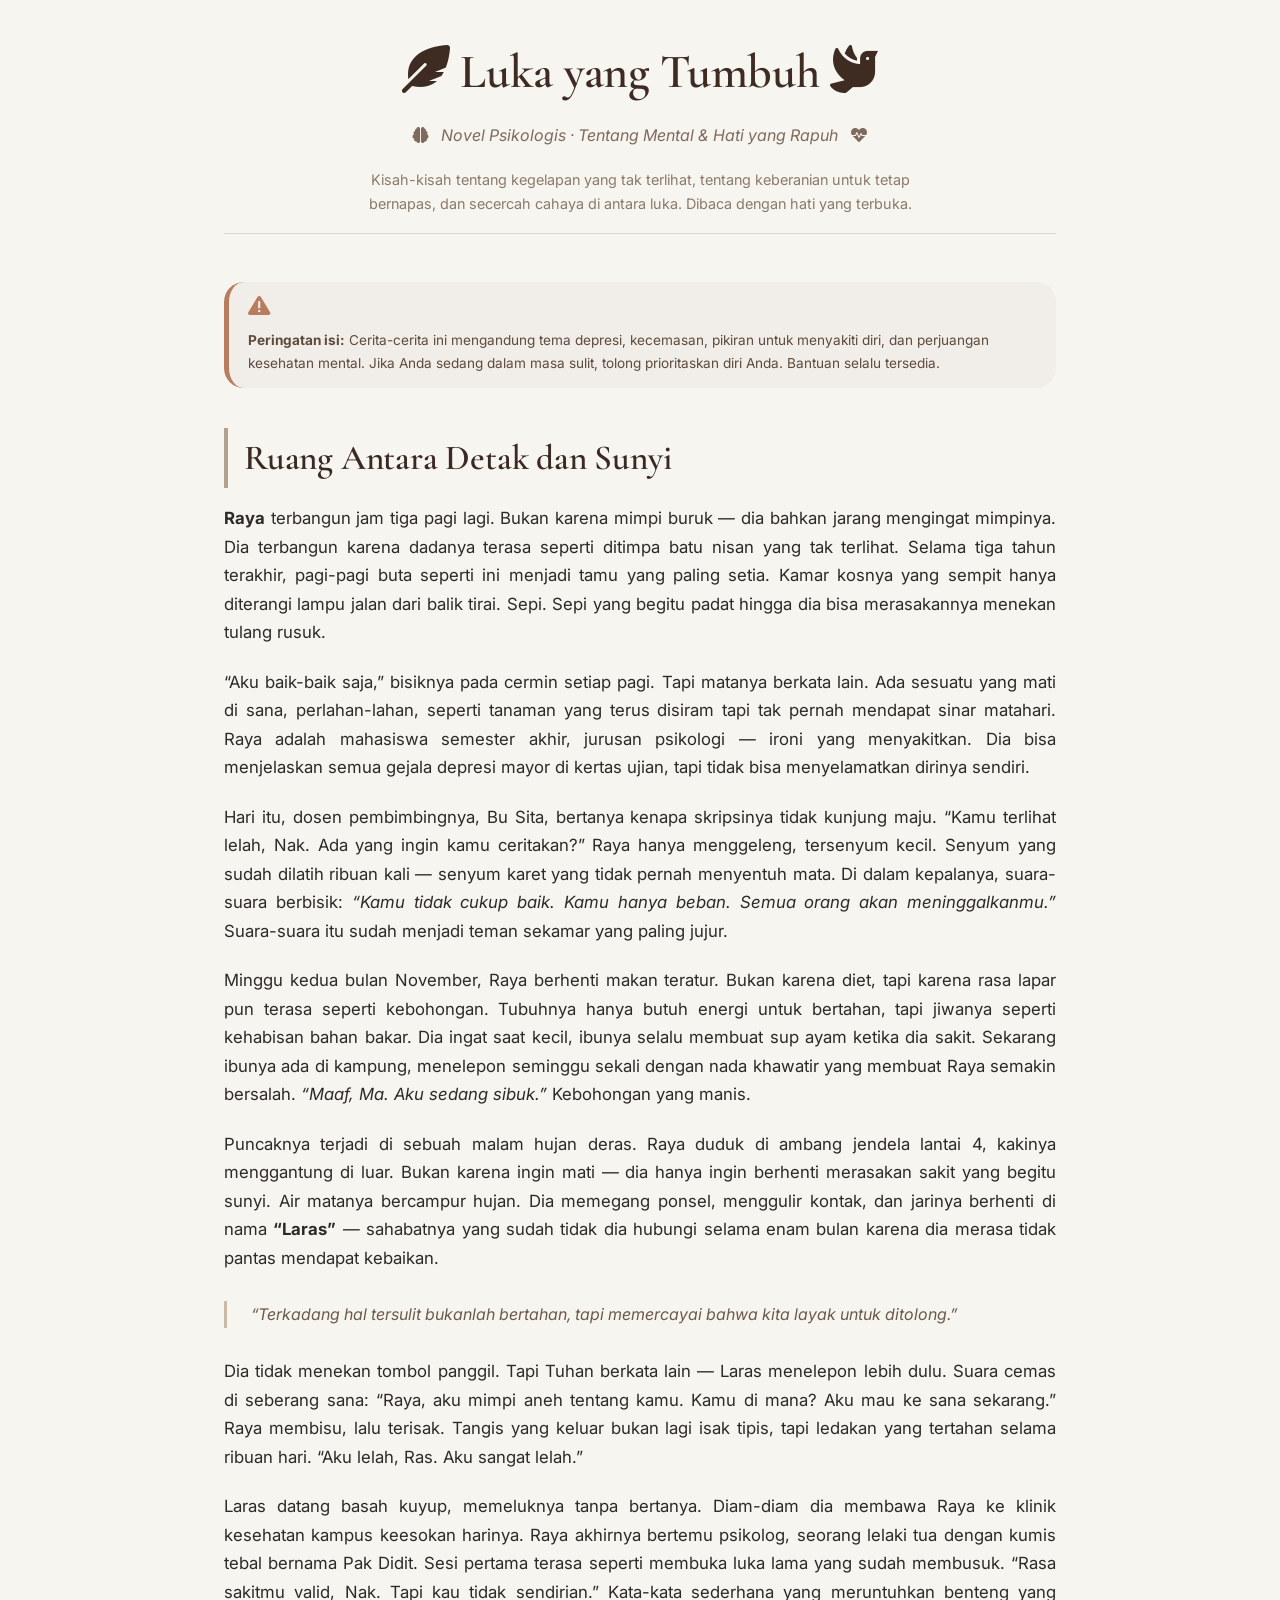
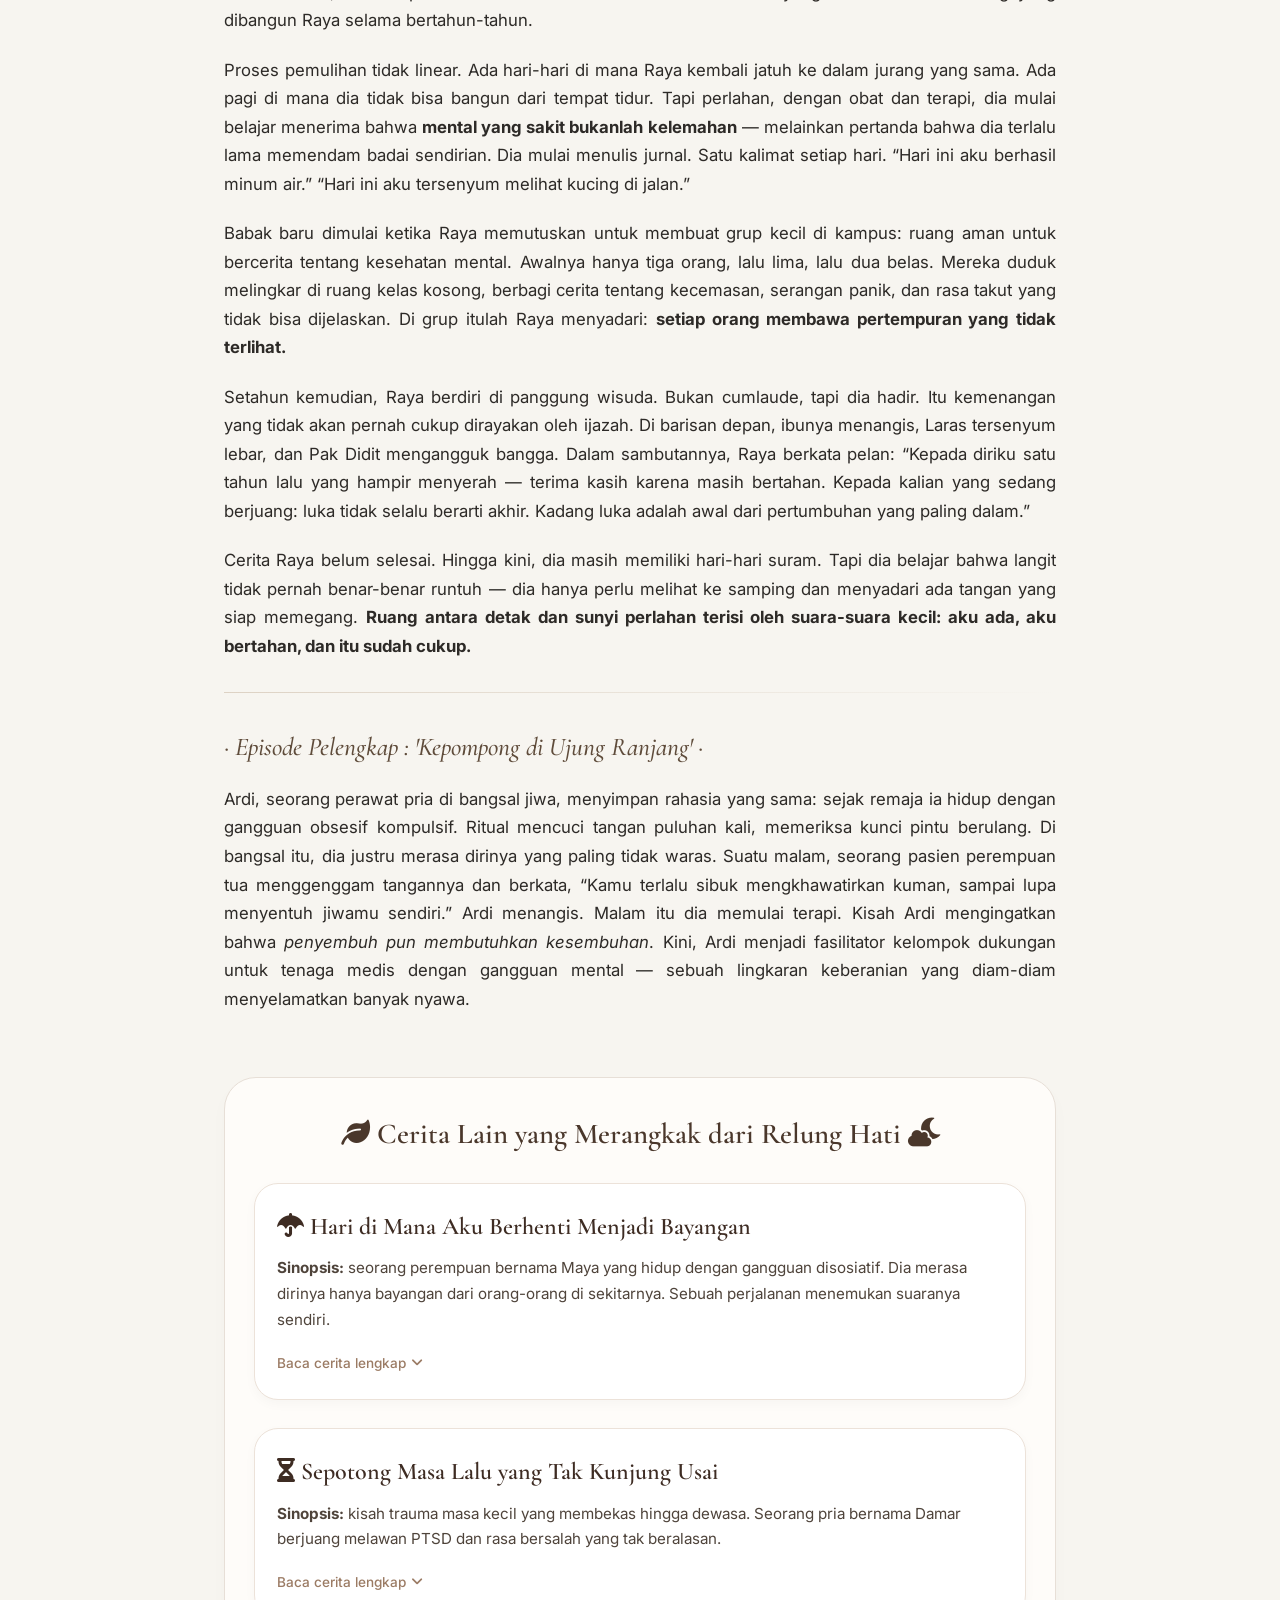
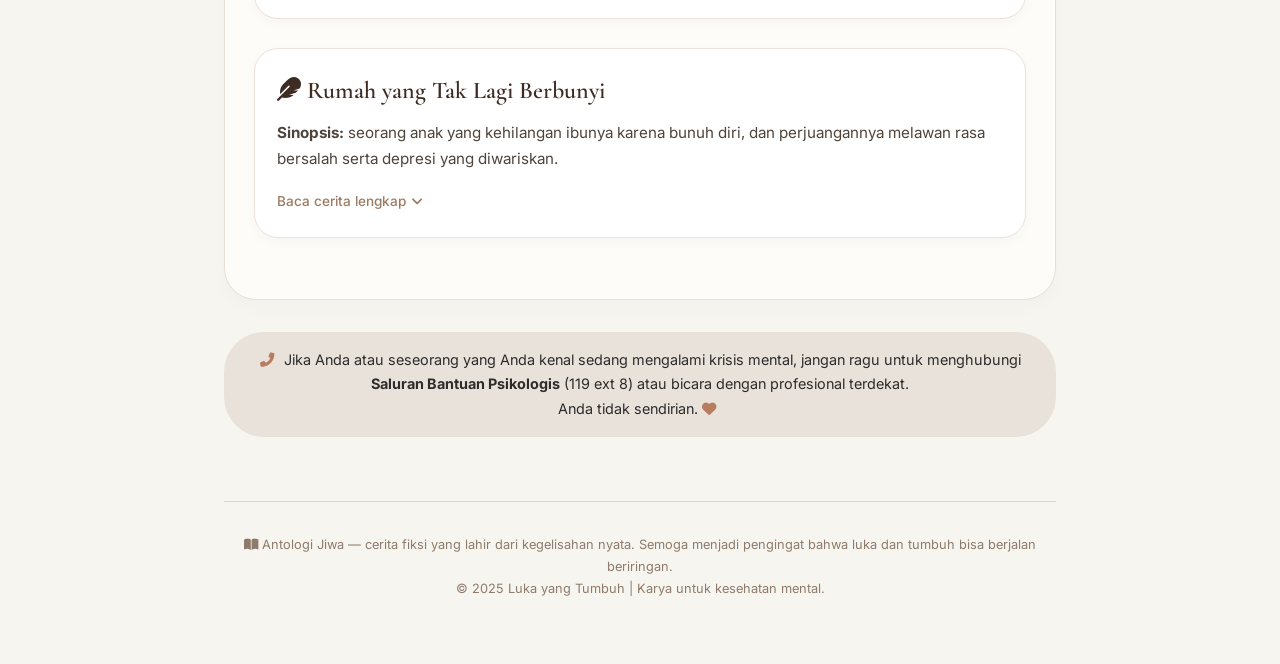
<file: Raihana/index.html>
<!DOCTYPE html>
<html lang="id">
<head>
    <meta charset="UTF-8">
    <meta name="viewport" content="width=device-width, initial-scale=1.0, user-scalable=yes">
    <title>Luka yang Tumbuh | Antologi Jiwa</title>
    <!-- Google Fonts untuk nuansa lembut & emosional -->
    <link href="https://fonts.googleapis.com/css2?family=Inter:opsz,wght@14..32,300;14..32,400;14..32,500;14..32,600;14..32,700&family=Cormorant+Garamond:ital,wght@0,400;0,500;0,600;1,400;1,500&display=swap" rel="stylesheet">
    <!-- Font Awesome 6 (gratis) untuk ikon -->
    <link rel="stylesheet" href="https://cdnjs.cloudflare.com/ajax/libs/font-awesome/6.0.0-beta3/css/all.min.css">
    <style>
        * {
            margin: 0;
            padding: 0;
            box-sizing: border-box;
        }

        body {
            background: #f7f5f0;  /* krem lembut seperti kertas tua */
            font-family: 'Inter', sans-serif;
            color: #2c2c2c;
            line-height: 1.7;
            scroll-behavior: smooth;
        }

        /* custom scrollbar */
        ::-webkit-scrollbar {
            width: 8px;
        }
        ::-webkit-scrollbar-track {
            background: #e2ddd4;
            border-radius: 10px;
        }
        ::-webkit-scrollbar-thumb {
            background: #b2a28f;
            border-radius: 10px;
        }

        .container {
            max-width: 880px;
            margin: 0 auto;
            padding: 2rem 1.5rem 4rem;
        }

        /* header / hero */
        .hero {
            text-align: center;
            margin-bottom: 3rem;
            padding-bottom: 1rem;
            border-bottom: 1px solid #ddd6cc;
        }
        .hero h1 {
            font-family: 'Cormorant Garamond', serif;
            font-size: 3rem;
            font-weight: 600;
            letter-spacing: -0.3px;
            color: #3e2c23;
            margin-bottom: 0.5rem;
        }
        .hero .tagline {
            font-size: 1rem;
            font-weight: 400;
            color: #7f6b5c;
            font-style: italic;
            display: flex;
            align-items: center;
            justify-content: center;
            gap: 12px;
            flex-wrap: wrap;
            margin-top: 0.5rem;
        }
        .hero .desc {
            margin-top: 1.2rem;
            font-size: 0.9rem;
            color: #8b7a6b;
            max-width: 600px;
            margin-left: auto;
            margin-right: auto;
        }

        /* pesan peringatan hati-hati */
        .content-warning {
            background: #f1ede8;
            border-left: 5px solid #b87c5e;
            padding: 0.8rem 1.2rem;
            border-radius: 20px;
            margin: 1.8rem 0 2rem;
            font-size: 0.85rem;
            color: #5e4b3c;
            display: flex;
            align-items: center;
            gap: 12px;
            flex-wrap: wrap;
        }
        .content-warning i {
            font-size: 1.4rem;
            color: #b87c5e;
        }

        /* bagian cerita utama */
        .story-section {
            margin: 2.5rem 0;
        }
        .story-title {
            font-family: 'Cormorant Garamond', serif;
            font-size: 2.2rem;
            font-weight: 600;
            color: #3a2a22;
            margin-bottom: 1rem;
            letter-spacing: -0.2px;
            border-left: 4px solid #b4a08e;
            padding-left: 1rem;
        }
        .story-sub {
            font-family: 'Cormorant Garamond', serif;
            font-size: 1.6rem;
            font-weight: 500;
            color: #5f4c3b;
            margin: 1.8rem 0 1rem;
            font-style: italic;
        }
        .story-text {
            font-size: 1.05rem;
            text-align: justify;
            margin-bottom: 1.5rem;
            color: #2d2a27;
        }
        .story-text p {
            margin-bottom: 1.3rem;
        }
        .quote {
            font-style: italic;
            border-left: 3px solid #cbbaa7;
            padding-left: 1.5rem;
            margin: 1.8rem 0;
            color: #6b5a4b;
            font-size: 1rem;
        }
        hr.divider {
            margin: 2rem 0;
            border: 0;
            height: 1px;
            background: linear-gradient(to right, #ddd2c4, transparent);
        }

        /* kartu cerita pendek tambahan (opsional) */
        .extra-stories {
            margin-top: 4rem;
            background: #fefcf9;
            border-radius: 32px;
            padding: 2rem 1.8rem;
            box-shadow: 0 8px 20px rgba(0,0,0,0.02);
            border: 1px solid #e7dfd7;
        }
        .extra-title {
            font-family: 'Cormorant Garamond', serif;
            font-size: 1.8rem;
            font-weight: 600;
            margin-bottom: 1.5rem;
            color: #4a372b;
            text-align: center;
        }
        .mini-card {
            background: white;
            border-radius: 24px;
            padding: 1.4rem;
            margin-bottom: 1.8rem;
            box-shadow: 0 4px 12px rgba(0,0,0,0.03);
            border: 1px solid #ece2d9;
            transition: all 0.2s;
        }
        .mini-card:hover {
            border-color: #cfc1b3;
            background: #fffdfa;
        }
        .mini-card h3 {
            font-family: 'Cormorant Garamond', serif;
            font-size: 1.5rem;
            font-weight: 600;
            color: #3e2c23;
            margin-bottom: 0.5rem;
        }
        .mini-card p {
            font-size: 0.95rem;
            color: #4f443b;
            margin-bottom: 1rem;
        }
        .read-toggle {
            background: none;
            border: none;
            color: #9b7b64;
            font-weight: 500;
            font-size: 0.85rem;
            cursor: pointer;
            display: inline-flex;
            align-items: center;
            gap: 6px;
            transition: 0.2s;
            font-family: 'Inter', sans-serif;
        }
        .read-toggle:hover {
            color: #5e3e2c;
            gap: 10px;
        }
        .full-story-hidden {
            display: none;
            margin-top: 1rem;
            padding-top: 1rem;
            border-top: 1px dashed #e0d6cd;
            font-size: 0.95rem;
            color: #4f443b;
            line-height: 1.6;
        }
        .full-story-hidden.show {
            display: block;
        }

        /* footer */
        .footer {
            text-align: center;
            margin-top: 4rem;
            padding-top: 2rem;
            border-top: 1px solid #ddd2c4;
            font-size: 0.8rem;
            color: #8e7b6b;
        }
        .support {
            background: #e9e2da;
            border-radius: 40px;
            padding: 1rem 1.8rem;
            margin: 2rem 0 0;
            text-align: center;
            font-size: 0.9rem;
        }
        .support i {
            margin-right: 6px;
            color: #b87c5e;
        }
        @media (max-width: 650px) {
            .container {
                padding: 1.2rem;
            }
            .hero h1 {
                font-size: 2.2rem;
            }
            .story-title {
                font-size: 1.8rem;
            }
            .story-sub {
                font-size: 1.4rem;
            }
        }
    </style>
</head>
<body>
<div class="container">
    <div class="hero">
        <h1><i class="fas fa-feather-alt"></i> Luka yang Tumbuh <i class="fas fa-dove"></i></h1>
        <div class="tagline">
            <i class="fas fa-brain"></i> Novel Psikologis · Tentang Mental & Hati yang Rapuh
            <i class="fas fa-heartbeat"></i>
        </div>
        <p class="desc">Kisah-kisah tentang kegelapan yang tak terlihat, tentang keberanian untuk tetap bernapas, dan secercah cahaya di antara luka. Dibaca dengan hati yang terbuka.</p>
    </div>

    <div class="content-warning">
        <i class="fas fa-exclamation-triangle"></i>
        <span><strong>Peringatan isi:</strong> Cerita-cerita ini mengandung tema depresi, kecemasan, pikiran untuk menyakiti diri, dan perjuangan kesehatan mental. Jika Anda sedang dalam masa sulit, tolong prioritaskan diri Anda. Bantuan selalu tersedia.</span>
    </div>

    <!-- CERITA UTAMA (PANJANG) -->
    <div class="story-section">
        <div class="story-title">Ruang Antara Detak dan Sunyi</div>
        <div class="story-text">
            <p><strong>Raya</strong> terbangun jam tiga pagi lagi. Bukan karena mimpi buruk — dia bahkan jarang mengingat mimpinya. Dia terbangun karena dadanya terasa seperti ditimpa batu nisan yang tak terlihat. Selama tiga tahun terakhir, pagi-pagi buta seperti ini menjadi tamu yang paling setia. Kamar kosnya yang sempit hanya diterangi lampu jalan dari balik tirai. Sepi. Sepi yang begitu padat hingga dia bisa merasakannya menekan tulang rusuk.</p>
            <p>“Aku baik-baik saja,” bisiknya pada cermin setiap pagi. Tapi matanya berkata lain. Ada sesuatu yang mati di sana, perlahan-lahan, seperti tanaman yang terus disiram tapi tak pernah mendapat sinar matahari. Raya adalah mahasiswa semester akhir, jurusan psikologi — ironi yang menyakitkan. Dia bisa menjelaskan semua gejala depresi mayor di kertas ujian, tapi tidak bisa menyelamatkan dirinya sendiri.</p>
            <p>Hari itu, dosen pembimbingnya, Bu Sita, bertanya kenapa skripsinya tidak kunjung maju. “Kamu terlihat lelah, Nak. Ada yang ingin kamu ceritakan?” Raya hanya menggeleng, tersenyum kecil. Senyum yang sudah dilatih ribuan kali — senyum karet yang tidak pernah menyentuh mata. Di dalam kepalanya, suara-suara berbisik: <em>“Kamu tidak cukup baik. Kamu hanya beban. Semua orang akan meninggalkanmu.”</em> Suara-suara itu sudah menjadi teman sekamar yang paling jujur.</p>
            <p>Minggu kedua bulan November, Raya berhenti makan teratur. Bukan karena diet, tapi karena rasa lapar pun terasa seperti kebohongan. Tubuhnya hanya butuh energi untuk bertahan, tapi jiwanya seperti kehabisan bahan bakar. Dia ingat saat kecil, ibunya selalu membuat sup ayam ketika dia sakit. Sekarang ibunya ada di kampung, menelepon seminggu sekali dengan nada khawatir yang membuat Raya semakin bersalah. <em>“Maaf, Ma. Aku sedang sibuk.”</em> Kebohongan yang manis.</p>
            <p>Puncaknya terjadi di sebuah malam hujan deras. Raya duduk di ambang jendela lantai 4, kakinya menggantung di luar. Bukan karena ingin mati — dia hanya ingin berhenti merasakan sakit yang begitu sunyi. Air matanya bercampur hujan. Dia memegang ponsel, menggulir kontak, dan jarinya berhenti di nama <strong>“Laras”</strong> — sahabatnya yang sudah tidak dia hubungi selama enam bulan karena dia merasa tidak pantas mendapat kebaikan.</p>
            <div class="quote">“Terkadang hal tersulit bukanlah bertahan, tapi memercayai bahwa kita layak untuk ditolong.”</div>
            <p>Dia tidak menekan tombol panggil. Tapi Tuhan berkata lain — Laras menelepon lebih dulu. Suara cemas di seberang sana: “Raya, aku mimpi aneh tentang kamu. Kamu di mana? Aku mau ke sana sekarang.” Raya membisu, lalu terisak. Tangis yang keluar bukan lagi isak tipis, tapi ledakan yang tertahan selama ribuan hari. “Aku lelah, Ras. Aku sangat lelah.”</p>
            <p>Laras datang basah kuyup, memeluknya tanpa bertanya. Diam-diam dia membawa Raya ke klinik kesehatan kampus keesokan harinya. Raya akhirnya bertemu psikolog, seorang lelaki tua dengan kumis tebal bernama Pak Didit. Sesi pertama terasa seperti membuka luka lama yang sudah membusuk. “Rasa sakitmu valid, Nak. Tapi kau tidak sendirian.” Kata-kata sederhana yang meruntuhkan benteng yang dibangun Raya selama bertahun-tahun.</p>
            <p>Proses pemulihan tidak linear. Ada hari-hari di mana Raya kembali jatuh ke dalam jurang yang sama. Ada pagi di mana dia tidak bisa bangun dari tempat tidur. Tapi perlahan, dengan obat dan terapi, dia mulai belajar menerima bahwa <strong>mental yang sakit bukanlah kelemahan</strong> — melainkan pertanda bahwa dia terlalu lama memendam badai sendirian. Dia mulai menulis jurnal. Satu kalimat setiap hari. “Hari ini aku berhasil minum air.” “Hari ini aku tersenyum melihat kucing di jalan.”</p>
            <p>Babak baru dimulai ketika Raya memutuskan untuk membuat grup kecil di kampus: ruang aman untuk bercerita tentang kesehatan mental. Awalnya hanya tiga orang, lalu lima, lalu dua belas. Mereka duduk melingkar di ruang kelas kosong, berbagi cerita tentang kecemasan, serangan panik, dan rasa takut yang tidak bisa dijelaskan. Di grup itulah Raya menyadari: <strong>setiap orang membawa pertempuran yang tidak terlihat.</strong></p>
            <p>Setahun kemudian, Raya berdiri di panggung wisuda. Bukan cumlaude, tapi dia hadir. Itu kemenangan yang tidak akan pernah cukup dirayakan oleh ijazah. Di barisan depan, ibunya menangis, Laras tersenyum lebar, dan Pak Didit mengangguk bangga. Dalam sambutannya, Raya berkata pelan: “Kepada diriku satu tahun lalu yang hampir menyerah — terima kasih karena masih bertahan. Kepada kalian yang sedang berjuang: luka tidak selalu berarti akhir. Kadang luka adalah awal dari pertumbuhan yang paling dalam.”</p>
            <p>Cerita Raya belum selesai. Hingga kini, dia masih memiliki hari-hari suram. Tapi dia belajar bahwa langit tidak pernah benar-benar runtuh — dia hanya perlu melihat ke samping dan menyadari ada tangan yang siap memegang. <strong>Ruang antara detak dan sunyi perlahan terisi oleh suara-suara kecil: aku ada, aku bertahan, dan itu sudah cukup.</strong></p>
        </div>
        <hr class="divider">
        <div class="story-sub">· Episode Pelengkap : 'Kepompong di Ujung Ranjang' ·</div>
        <div class="story-text">
            <p>Ardi, seorang perawat pria di bangsal jiwa, menyimpan rahasia yang sama: sejak remaja ia hidup dengan gangguan obsesif kompulsif. Ritual mencuci tangan puluhan kali, memeriksa kunci pintu berulang. Di bangsal itu, dia justru merasa dirinya yang paling tidak waras. Suatu malam, seorang pasien perempuan tua menggenggam tangannya dan berkata, “Kamu terlalu sibuk mengkhawatirkan kuman, sampai lupa menyentuh jiwamu sendiri.” Ardi menangis. Malam itu dia memulai terapi. Kisah Ardi mengingatkan bahwa <i>penyembuh pun membutuhkan kesembuhan</i>. Kini, Ardi menjadi fasilitator kelompok dukungan untuk tenaga medis dengan gangguan mental — sebuah lingkaran keberanian yang diam-diam menyelamatkan banyak nyawa.</p>
        </div>
    </div>

    <!-- CERITA PENDEK TAMBAHAN (MENYEDIHKAN & MENTAL) YANG JUGA PANJANG DI DALAMNYA -->
    <div class="extra-stories">
        <div class="extra-title"><i class="fas fa-leaf"></i> Cerita Lain yang Merangkak dari Relung Hati <i class="fas fa-cloud-moon"></i></div>

        <!-- Cerita 1 -->
        <div class="mini-card">
            <h3><i class="fas fa-umbrella"></i> Hari di Mana Aku Berhenti Menjadi Bayangan</h3>
            <p><strong>Sinopsis:</strong> seorang perempuan bernama Maya yang hidup dengan gangguan disosiatif. Dia merasa dirinya hanya bayangan dari orang-orang di sekitarnya. Sebuah perjalanan menemukan suaranya sendiri.</p>
            <button class="read-toggle" data-target="full1">Baca cerita lengkap <i class="fas fa-angle-down"></i></button>
            <div id="full1" class="full-story-hidden">
                <p>Maya tidak ingat kapan terakhir kali dia merasa “nyata”. Sejak kecil, dia belajar bahwa lebih aman menjadi tidak terlihat. Ayahnya selalu marah, ibunya sibuk menyalahkan diri sendiri. Maya menjadi penengah, penghibur, pelupa — semua peran kecuali dirinya sendiri. Di usia 24 tahun, dia bekerja sebagai akuntan, tapi setiap pagi dia berdiri di depan lift dan bertanya: “Siapa yang akan masuk ke kantor hari ini?” Karena dia memiliki beberapa 'versi' dirinya: Maya yang ceria di depan rekan kerja, Maya yang pendiam di ruang rapat, dan Maya yang menangis di kamar mandi tanpa suara. Suatu hari, seorang terapis seni memberinya kanvas kosong. “Gambarkan apa yang kamu rasakan,” katanya. Maya hanya menggambar titik hitam kecil di tengah. Terapis itu tersenyum. “Itu permulaan. Titik itu adalah bukti bahwa kau ada.” Perlahan Maya belajar mengisi kanvas dengan warna-warna yang tidak sempurna. Butuh waktu dua tahun, tapi akhirnya dia bisa berkata: “Aku Maya. Satu utuh, meski penuh retakan.” Prosesnya tidak ajaib. Masih ada hari-hari dia merasa hancur. Tapi dia belajar bahwa menjadi nyata berarti menerima bahwa dirinya boleh rumit, boleh lelah, dan boleh tetap bertahan.</p>
                <p><em>“Kamu bukan bayangan siapa pun. Kamu adalah cahaya yang redup, tapi tidak pernah padam.”</em></p>
            </div>
        </div>

        <!-- Cerita 2 (Panjang & menyentuh) -->
        <div class="mini-card">
            <h3><i class="fas fa-hourglass-half"></i> Sepotong Masa Lalu yang Tak Kunjung Usai</h3>
            <p><strong>Sinopsis:</strong> kisah trauma masa kecil yang membekas hingga dewasa. Seorang pria bernama Damar berjuang melawan PTSD dan rasa bersalah yang tak beralasan.</p>
            <button class="read-toggle" data-target="full2">Baca cerita lengkap <i class="fas fa-angle-down"></i></button>
            <div id="full2" class="full-story-hidden">
                <p>Damar berusia 31 tahun ketika dia menyadari bahwa dia tidak pernah benar-benar tidur. Setiap kali memejamkan mata, dia kembali ke usia 8 tahun — ke rumah kakeknya, ke suara botol pecah dan jeritan. Kakek yang seharusnya melindungi malah menjadi mimpi buruk yang abadi. Damar tumbuh dengan keyakinan bahwa dia 'kotor' dan 'tidak berharga'. Selama dua dekade dia menyembunyikan luka itu di balik prestasi akademik dan senyum yang sempurna. Namun tubuhnya tidak bisa berbohong: serangan panik datang tiba-tiba di tempat umum, jantung berdebar tanpa sebab. Suatu hari dia bertemu dengan seorang konselor di tempat kerjanya, seorang wanita tua dengan mata teduh. “Apa yang terjadi padamu bukan salahmu, Nak. Dan rasa sakit yang kau pendam tidak akan pernah hilang jika kau terus menguburnya.” Damar mulai menulis surat untuk kakeknya yang sudah meninggal. Surat yang tidak pernah dikirim, tapi berisi semua kemarahan dan kesedihan yang selama ini dia benci. Setiap kali menulis, dia menangis. Tiga bulan kemudian, dia bergabung dengan komunitas survivor. Di sana, untuk pertama kalinya, dia mendengar kata: “Kamu selamat. Kamu kuat. Dan kamu berhak bahagia.” Damar tidak serta merta sembuh. Namun dia mulai berani bercerita kepada sahabatnya. Setetes demi setetes, luka itu tidak lagi mendefinisikan seluruh dirinya. Kini, dia menjadi relawan pendamping anak-anak korban kekerasan. “Aku tidak bisa mengubah masa laluku,” katanya. “Tapi aku bisa mengubah bagaimana aku hadir untuk masa depan.”</p>
                <p><i class="fas fa-hand-holding-heart"></i> Pesan: pemulihan dari trauma adalah tentang mengambil kembali kendali, selembar demi selembar.</p>
            </div>
        </div>

        <!-- Cerita 3 : tentang kehilangan dan duka -->
        <div class="mini-card">
            <h3><i class="fas fa-feather"></i> Rumah yang Tak Lagi Berbunyi</h3>
            <p><strong>Sinopsis:</strong> seorang anak yang kehilangan ibunya karena bunuh diri, dan perjuangannya melawan rasa bersalah serta depresi yang diwariskan.</p>
            <button class="read-toggle" data-target="full3">Baca cerita lengkap <i class="fas fa-angle-down"></i></button>
            <div id="full3" class="full-story-hidden">
                <p>Ketika Tara berusia 16 tahun, ibunya meninggal dengan sengaja. Sejak itu, Tara hidup dalam bayang-bayang pertanyaan: “Apa aku tidak cukup baik untuk membuatnya tetap tinggal?” Ayahnya tenggelam dalam kesedihan, dan Tara menjadi ibu bagi adik laki-lakinya. Tiga tahun kemudian, Tara didiagnosis dengan depresi berat dan kecemasan umum. Dia merasa dia mewarisi kegelapan yang sama dari ibunya, dan itu membuatnya takut. Di malam-malam tergelap, dia berdiri di jembatan yang sama tempat ibunya dulu ditemukan. Tapi sesuatu selalu menahannya: suara adiknya yang tertawa ketika Tara membacakan dongeng. Suatu hari, seorang guru BK memberikan buku harian ibunya yang sempat tersimpan. Tara membaca tulisan tangan ibunya: “Maafkan aku, Nak. Bukan karena kalian tidak cukup. Tapi karena sakit ini terlalu berat dan aku terlalu lemah untuk meminta tolong. Jangan ikuti jalanku. Tolong hidup.” Surat itu seperti tamparan sekaligus pelukan. Tara mulai menangis untuk pertama kalinya tanpa rasa bersalah. Dia memutuskan untuk pergi ke psikiater dan memulai pengobatan. Prosesnya berliku, ada efek samping, ada kekambuhan. Tapi Tara terus melangkah. Sekarang di usia 25 tahun, dia menjadi content creator yang membahas kesehatan mental untuk remaja. “Kita tidak harus mengulang kesalahan orang yang kita cintai,” katanya. “Kita bisa mematahkan siklus dengan memilih untuk bertahan dan mencari pertolongan.” Kisah Tara mengajarkan bahwa kesedihan yang paling dalam sekalipun bisa menjadi tanah yang subur untuk harapan baru.</p>
            </div>
        </div>
    </div>

    <div class="support">
        <i class="fas fa-phone-alt"></i> Jika Anda atau seseorang yang Anda kenal sedang mengalami krisis mental, jangan ragu untuk menghubungi <strong>Saluran Bantuan Psikologis</strong> (119 ext 8) atau bicara dengan profesional terdekat. <br> Anda tidak sendirian. <i class="fas fa-heart" style="color:#b87c5e;"></i>
    </div>

    <div class="footer">
        <i class="fas fa-book-open"></i> Antologi Jiwa — cerita fiksi yang lahir dari kegelisahan nyata. Semoga menjadi pengingat bahwa luka dan tumbuh bisa berjalan beriringan. <br>
        © 2025 Luka yang Tumbuh | Karya untuk kesehatan mental.
    </div>
</div>

<script>
    // Fungsi toggle cerita pendek yang disembunyikan
    document.querySelectorAll('.read-toggle').forEach(button => {
        button.addEventListener('click', function() {
            const targetId = this.getAttribute('data-target');
            const targetDiv = document.getElementById(targetId);
            if (targetDiv) {
                targetDiv.classList.toggle('show');
                // ubah icon panah
                const icon = this.querySelector('i');
                if (targetDiv.classList.contains('show')) {
                    this.innerHTML = 'Sembunyikan cerita <i class="fas fa-angle-up"></i>';
                } else {
                    this.innerHTML = 'Baca cerita lengkap <i class="fas fa-angle-down"></i>';
                }
            }
        });
    });
</script>
</body>
</html>
</file>
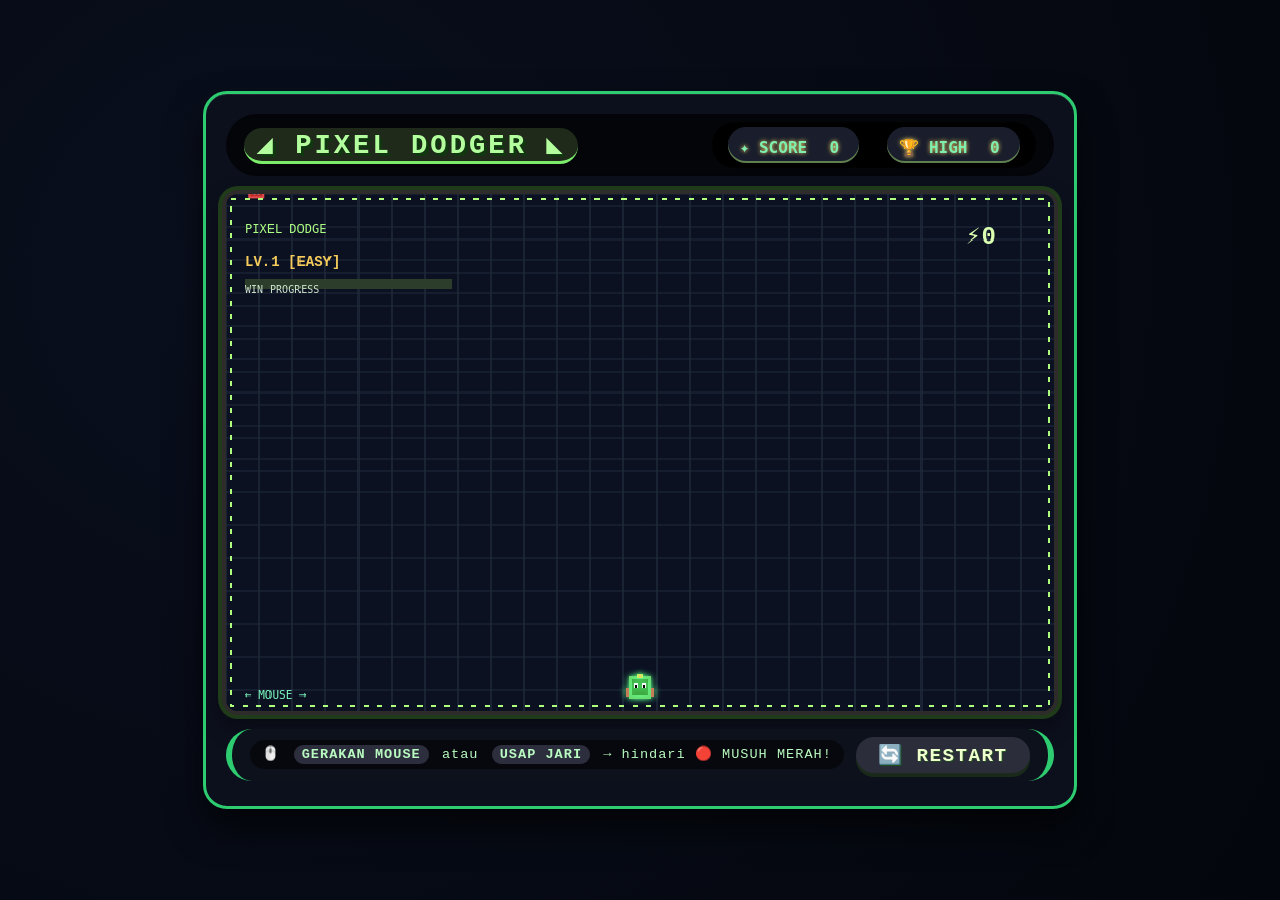
<file: alya/alya.html>
<!DOCTYPE html>
<html lang="id">
<head>
    <meta charset="UTF-8">
    <meta name="viewport" content="width=device-width, initial-scale=1.0, user-scalable=no, viewport-fit=cover">
    <title>PIXEL DODGER ⚡ | Level & Kemenangan</title>
    <style>
        * {
            margin: 0;
            padding: 0;
            box-sizing: border-box;
            user-select: none;
            -webkit-tap-highlight-color: transparent;
        }

        body {
            min-height: 100vh;
            background: radial-gradient(circle at 20% 30%, #0a0f1e, #03060c);
            display: flex;
            justify-content: center;
            align-items: center;
            font-family: 'Courier New', 'VT323', 'Press Start 2P', monospace;
            padding: 20px;
            image-rendering: crisp-edges;
            image-rendering: pixelated;
        }

        .game-container {
            background: #0c0f1c;
            padding: 20px 20px 25px;
            border-radius: 24px;
            box-shadow: 0 20px 35px rgba(0, 0, 0, 0.6), inset 0 1px 0 rgba(255,255,255,0.1);
            border: 3px solid #2ecc71;
            transition: all 0.2s;
            max-width: 100%;
            width: fit-content;
            margin: 0 auto;
        }

        .game-header {
            text-align: center;
            margin-bottom: 18px;
            display: flex;
            justify-content: space-between;
            align-items: baseline;
            flex-wrap: wrap;
            gap: 10px;
            background: #010101aa;
            padding: 8px 18px;
            border-radius: 60px;
            backdrop-filter: blur(2px);
        }

        .title {
            font-size: 1.7rem;
            font-weight: bold;
            letter-spacing: 3px;
            text-shadow: 3px 3px 0 #0f380f;
            color: #b3ff9e;
            background: #1f2a1b;
            display: inline-block;
            padding: 0 12px;
            border-radius: 40px;
            font-family: 'Courier New', monospace;
            border-bottom: 3px solid #7bed6b;
        }

        .score-panel {
            display: flex;
            gap: 28px;
            background: #000000aa;
            padding: 5px 16px;
            border-radius: 30px;
            backdrop-filter: blur(2px);
        }

        .score-box, .high-box {
            font-size: 1.5rem;
            font-weight: bold;
            background: #1a1e2c;
            padding: 4px 12px;
            border-radius: 30px;
            color: #f5e56b;
            text-shadow: 0 0 4px #ffd966;
            box-shadow: inset 0 -2px 0 #5f7f4e, 0 2px 5px black;
            font-family: monospace;
        }

        .score-box span, .high-box span {
            color: #7fefb0;
            font-size: 1rem;
            margin-right: 8px;
        }

        .pixel-canvas {
            display: block;
            margin: 0 auto;
            cursor: none;
            box-shadow: 0 0 0 4px #2e2c2a, 0 0 0 8px #1f3b1a, 0 10px 25px rgba(0,0,0,0.5);
            border-radius: 12px;
            image-rendering: crisp-edges;
            image-rendering: pixelated;
            background: #070b12;
            width: 100%;
            height: auto;
            max-width: 100%;
        }

        .controls {
            display: flex;
            justify-content: space-between;
            align-items: center;
            margin-top: 18px;
            background: #0d111c;
            padding: 8px 18px;
            border-radius: 100px;
            border-left: 6px solid #2ecc71;
            border-right: 6px solid #2ecc71;
            flex-wrap: wrap;
            gap: 12px;
        }

        .instruction {
            font-size: 0.85rem;
            background: #00000088;
            padding: 5px 12px;
            border-radius: 40px;
            color: #b9fbc0;
            letter-spacing: 1px;
        }

        .instruction i {
            font-style: normal;
            display: inline-block;
            background: #2c2e3e;
            padding: 2px 8px;
            border-radius: 20px;
            margin: 0 4px;
            font-weight: bold;
        }

        .restart-btn {
            background: #2b2d3b;
            border: none;
            font-family: 'Courier New', monospace;
            font-weight: bold;
            font-size: 1.2rem;
            padding: 6px 22px;
            border-radius: 60px;
            color: #f0ffce;
            text-shadow: 1px 1px 0 #1e4d1e;
            box-shadow: 0 4px 0 #1a2a1a;
            cursor: pointer;
            transition: 0.05s linear;
            letter-spacing: 1.5px;
        }

        .restart-btn:active {
            transform: translateY(3px);
            box-shadow: 0 1px 0 #1a2a1a;
        }

        @keyframes pixelFlicker {
            0% { opacity: 0.9; text-shadow: 0 0 2px #6eff6e;}
            100% { opacity: 1; text-shadow: 0 0 6px #8eff8e;}
        }
        .title {
            animation: pixelFlicker 1.2s infinite alternate;
        }

        @keyframes winGlow {
            0% { text-shadow: 0 0 2px gold; opacity: 0.8; }
            100% { text-shadow: 0 0 20px #ffcc44, 0 0 8px #ffaa00; opacity: 1; }
        }

        @media (max-width: 860px) {
            .game-container { padding: 15px 12px 20px; width: 100%; }
            .score-box, .high-box { font-size: 1.2rem; padding: 3px 10px; }
            .title { font-size: 1.3rem; }
            .instruction { font-size: 0.7rem; }
            .restart-btn { font-size: 0.9rem; padding: 5px 16px; }
            .score-box span, .high-box span { font-size: 0.85rem; }
        }

        @media (max-width: 550px) {
            body { padding: 12px; }
            .game-container { padding: 10px 10px 15px; }
            .game-header { padding: 6px 12px; gap: 6px; }
            .title { font-size: 1rem; padding: 0 8px; }
            .score-panel { gap: 12px; padding: 3px 10px; }
            .score-box, .high-box { font-size: 1rem; padding: 2px 8px; }
            .score-box span, .high-box span { font-size: 0.7rem; margin-right: 4px; }
            .controls { padding: 6px 12px; }
            .instruction { font-size: 0.6rem; padding: 3px 8px; }
            .restart-btn { font-size: 0.75rem; padding: 4px 12px; }
        }

        @media (max-width: 900px) and (orientation: landscape) {
            .game-container { padding: 8px 12px; }
            .title { font-size: 1.1rem; }
            .score-box, .high-box { font-size: 1rem; }
        }
    </style>
</head>
<body>

<div class="game-container">
    <div class="game-header">
        <div class="title">◢ PIXEL DODGER ◣</div>
        <div class="score-panel">
            <div class="score-box"><span>✦ SCORE</span> <span id="scoreValue">0</span></div>
            <div class="high-box"><span>🏆 HIGH</span> <span id="highScoreValue">0</span></div>
        </div>
    </div>

    <canvas id="gameCanvas" width="800" height="500" class="pixel-canvas"></canvas>

    <div class="controls">
        <div class="instruction">
            🖱️ <i>GERAKAN MOUSE</i> atau <i>USAP JARI</i>  →  hindari 🔴 MUSUH MERAH!
        </div>
        <button class="restart-btn" id="restartButton">🔄 RESTART</button>
    </div>
</div>

<script>
    (function(){
        // ---------- ELEMEN CANVAS ----------
        const canvas = document.getElementById('gameCanvas');
        const ctx = canvas.getContext('2d');
        
        // ---------- UKURAN GAME ----------
        const W = 800, H = 500;
        
        // ---------- OBJEK PEMAIN ----------
        const PLAYER_W = 22;
        const PLAYER_H = 22;
        let playerX = (W / 2) - (PLAYER_W / 2);
        const playerY = H - PLAYER_H - 12;
        
        // ---------- MUSUH ----------
        const ENEMY_W = 16;
        const ENEMY_H = 16;
        let enemies = [];
        
        // ---------- VARIABEL GAME ----------
        let gameActive = true;
        let gameWin = false;          // status kemenangan
        let score = 0;
        let highScore = 0;
        
        // Parameter dinamis awal
        let baseFallSpeed = 2.4;
        let currentFallSpeed = 2.4;
        let frameSpawnCounter = 0;
        let spawnDelayFrames = 38;
        
        // ---------- SISTEM LEVEL & KEMENANGAN ----------
        const WIN_SCORE = 150;           // Skor untuk mencapai kemenangan
        let currentLevel = 1;            // Level saat ini (1 - 5)
        
        // Fungsi menghitung level berdasarkan score (maks level 5)
        function calculateLevel(scoreValue) {
            if (scoreValue >= WIN_SCORE) return 5;
            let lvl = Math.floor(scoreValue / 30) + 1;
            return Math.min(5, Math.max(1, lvl));
        }
        
        // Update parameter kesulitan berdasarkan LEVEL dan score (progresif)
        function updateDifficulty() {
            let level = calculateLevel(score);
            currentLevel = level;
            
            // Tingkat kesulitan berdasarkan level:
            // Level 1: santai, Level 5: brutal
            let levelSpeed = 2.2 + (level - 1) * 1.0;   // 2.2, 3.2, 4.2, 5.2, 6.2
            let levelSpawnBase = 42 - (level - 1) * 6;   // 42, 36, 30, 24, 18
            
            // Tambahan dynamic berdasarkan score (semakin tinggi score di dalam level, makin berat)
            let scoreBonus = Math.floor(score / 20) * 0.2;
            let finalSpeed = Math.min(7.5, levelSpeed + scoreBonus);
            
            // spawn delay: makin tinggi level makin cepat spawn, plus pengaruh score
            let finalSpawnDelay = Math.max(14, levelSpawnBase - Math.floor(score / 35));
            
            currentFallSpeed = finalSpeed;
            spawnDelayFrames = finalSpawnDelay;
            
            // Pastikan spawn delay tidak terlalu ekstrim di awal
            if (score < 15) spawnDelayFrames = Math.min(44, spawnDelayFrames);
        }
        
        // Cek kemenangan
        function checkWin() {
            if (!gameWin && gameActive && score >= WIN_SCORE) {
                gameWin = true;
                gameActive = false;   // game berhenti, tidak ada musuh baru, player diam
            }
        }
        
        // ----- SPAWN MUSUH BARU -----
        function spawnEnemy() {
            let randX = Math.random() * (W - ENEMY_W);
            enemies.push({
                x: randX,
                y: -ENEMY_H,
                w: ENEMY_W,
                h: ENEMY_H
            });
        }
        
        // ----- UPDATE GAME (posisi, tabrakan, score) -----
        function updateGame() {
            if (!gameActive) return; // game over atau menang
            
            // 1. Spawn musuh berdasarkan frame counter
            if (frameSpawnCounter >= spawnDelayFrames) {
                spawnEnemy();
                frameSpawnCounter = 0;
                // efek double spawn di level tinggi & skor tinggi
                if (score > 60 && currentLevel >= 3 && Math.random() < 0.2 && enemies.length < 9) {
                    spawnEnemy();
                }
            } else {
                frameSpawnCounter++;
            }
            
            // 2. Update posisi semua musuh & deteksi keluar layar (tambah score)
            let newEnemies = [];
            for (let i = 0; i < enemies.length; i++) {
                let e = enemies[i];
                e.y += currentFallSpeed;
                
                // Jika musuh melewati batas bawah tanpa tabrakan -> tambah score
                if (e.y > H) {
                    score++;
                    updateScoreUI();
                    updateDifficulty();   // update kesulitan & level
                    checkWin();           // cek apakah sudah menang setelah tambah score
                    if (!gameActive) return; // jika menang, stop update
                    continue;
                }
                
                // Cek tabrakan dengan player (hanya jika game masih aktif)
                if (gameActive && !gameWin) {
                    if ( e.x < playerX + PLAYER_W &&
                         e.x + ENEMY_W > playerX &&
                         e.y < playerY + PLAYER_H &&
                         e.y + ENEMY_H > playerY ) {
                        // KENA MUSUH! GAME OVER (kalah)
                        gameActive = false;
                        gameWin = false;   // bukan menang
                        return;
                    }
                }
                newEnemies.push(e);
            }
            enemies = newEnemies;
            
            // Update difficulty & cek win sekali lagi (jika ada perubahan score dari loop)
            updateDifficulty();
            checkWin();
        }
        
        // ---------- UI SKOR & HIGHSCORE ----------
        function updateScoreUI() {
            document.getElementById('scoreValue').innerText = score;
            if (score > highScore) {
                highScore = score;
                document.getElementById('highScoreValue').innerText = highScore;
                localStorage.setItem('pixelDodgerHigh', highScore);
            }
        }
        
        // ---------- GAMBAR SEMUA ELEMEN (PIXEL STYLE) + LEVEL & WIN ----------
        function drawPixelated() {
            ctx.clearRect(0, 0, W, H);
            
            // BACKGROUND retro grid
            ctx.fillStyle = "#0c1122";
            ctx.fillRect(0, 0, W, H);
            ctx.strokeStyle = "#1f2a3a";
            ctx.lineWidth = 1;
            for(let i = 0; i < W; i += 32) {
                ctx.beginPath();
                ctx.moveTo(i, 0);
                ctx.lineTo(i, H);
                ctx.stroke();
                ctx.moveTo(0, i % H);
                ctx.lineTo(W, i % H);
                ctx.stroke();
            }
            // noise
            ctx.fillStyle = "#ffffff08";
            for(let p = 0; p < 180; p++) {
                ctx.fillRect(Math.random()*W, Math.random()*H, 1, 1);
            }
            
            // ----- MUSUH (RED PIXEL) -----
            for(let e of enemies) {
                ctx.fillStyle = "#e34d4d";
                ctx.shadowBlur = 0;
                ctx.fillRect(e.x, e.y, ENEMY_W, ENEMY_H);
                ctx.fillStyle = "#c02a2a";
                ctx.fillRect(e.x+2, e.y+2, ENEMY_W-4, ENEMY_H-4);
                ctx.fillStyle = "#ff8282";
                ctx.fillRect(e.x+4, e.y+3, 3, 3);
                ctx.fillRect(e.x+ENEMY_W-7, e.y+3, 3, 3);
                ctx.fillStyle = "#f0f0f0";
                ctx.fillRect(e.x+5, e.y+9, 2, 3);
                ctx.fillRect(e.x+ENEMY_W-7, e.y+9, 2, 3);
                ctx.fillStyle = "#000000";
                ctx.fillRect(e.x+5, e.y+10, 1, 2);
                ctx.fillRect(e.x+ENEMY_W-7, e.y+10, 1, 2);
                ctx.fillStyle = "#2f1e1e";
                ctx.fillRect(e.x+4, e.y+7, 8, 2);
            }
            
            // ----- PEMAIN (HERO) -----
            ctx.shadowBlur = 6;
            ctx.shadowColor = "#5eff8f";
            ctx.fillStyle = "#6bd96b";
            ctx.fillRect(playerX, playerY, PLAYER_W, PLAYER_H);
            ctx.fillStyle = "#3faa3f";
            ctx.fillRect(playerX+3, playerY+3, PLAYER_W-6, PLAYER_H-6);
            ctx.fillStyle = "#ffffff";
            ctx.fillRect(playerX+5, playerY+7, 4, 5);
            ctx.fillRect(playerX+PLAYER_W-9, playerY+7, 4, 5);
            ctx.fillStyle = "#000000";
            ctx.fillRect(playerX+6, playerY+9, 2, 3);
            ctx.fillRect(playerX+PLAYER_W-8, playerY+9, 2, 3);
            ctx.fillStyle = "#c9f05e";
            ctx.fillRect(playerX+8, playerY-2, 6, 4);
            ctx.fillStyle = "#fac864";
            ctx.fillRect(playerX+10, playerY-1, 2, 3);
            ctx.fillStyle = "#c97e5a";
            ctx.fillRect(playerX-3, playerY+12, 3, 8);
            ctx.fillRect(playerX+PLAYER_W, playerY+12, 3, 8);
            ctx.shadowBlur = 0;
            
            // border pixel dash
            ctx.strokeStyle = "#adff7d";
            ctx.lineWidth = 2;
            ctx.setLineDash([5, 8]);
            ctx.strokeRect(5, 5, W-10, H-10);
            ctx.setLineDash([]);
            
            // ---- TAMPILAN SKOR, LEVEL, PROGRESS ----
            ctx.font = "bold 24px 'Courier New', monospace";
            ctx.fillStyle = "#dbffb0";
            ctx.fillText("⚡"+score, W-85, 48);
            
            // Menampilkan Level & Tingkat Kesulitan (nama keren)
            ctx.font = "bold 14px 'Courier New', monospace";
            ctx.fillStyle = "#f5cb5c";
            let difficultyName = "";
            if (currentLevel === 1) difficultyName = "EASY";
            else if (currentLevel === 2) difficultyName = "NORMAL";
            else if (currentLevel === 3) difficultyName = "HARD";
            else if (currentLevel === 4) difficultyName = "EXPERT";
            else difficultyName = "INSANE";
            ctx.fillText(`LV.${currentLevel} [${difficultyName}]`, 18, 70);
            
            // Progress menuju kemenangan (bar sederhana)
            let progressPercent = Math.min(1, score / WIN_SCORE);
            ctx.fillStyle = "#2c3e2b";
            ctx.fillRect(18, 82, 200, 10);
            ctx.fillStyle = "#f0d84c";
            ctx.fillRect(18, 82, 200 * progressPercent, 10);
            ctx.fillStyle = "#cfe6cf";
            ctx.font = "10px monospace";
            ctx.fillText("WIN PROGRESS", 18, 96);
            
            ctx.font = "12px monospace";
            ctx.fillStyle = "#aeff85";
            ctx.fillText("PIXEL DODGE", 18, 38);
            
            // ----- KONDISI GAME OVER (kalah) -----
            if (!gameActive && !gameWin) {
                ctx.font = "bold 32px 'Courier New', monospace";
                ctx.fillStyle = "#ff4d6d";
                ctx.fillText("GAME OVER", W/2-110, H/2-30);
                ctx.font = "18px monospace";
                ctx.fillStyle = "#ffee99";
                ctx.fillText("tekan RESTART", W/2-68, H/2+25);
            }
            
            // ----- KONDISI MENANG (YOU WIN!) -----
            if (gameWin) {
                ctx.font = "bold 38px 'Courier New', monospace";
                ctx.fillStyle = "#f7e05e";
                ctx.shadowBlur = 12;
                ctx.shadowColor = "#ffaa33";
                ctx.fillText("★ YOU WIN! ★", W/2-140, H/2-35);
                ctx.font = "20px monospace";
                ctx.fillStyle = "#caff8a";
                ctx.fillText("Klik RESTART untuk bermain lagi", W/2-175, H/2+35);
                ctx.shadowBlur = 0;
                // Efek bintang-bintang kecil
                for (let i=0;i<50;i++) {
                    ctx.fillStyle = `rgba(255,215,0,${Math.random()*0.6})`;
                    ctx.fillRect(Math.random()*W, Math.random()*H, 2, 2);
                }
            }
            
            // instruksi
            ctx.font = "11px monospace";
            ctx.fillStyle = "#7fffc3";
            ctx.fillText("← MOUSE →", 18, H-12);
        }
        
        // ---------- RESET GAME (RESTART) ----------
        function resetAndRestart() {
            if (animationId) {
                cancelAnimationFrame(animationId);
                animationId = null;
            }
            
            // Reset semua state
            gameActive = true;
            gameWin = false;
            enemies = [];
            score = 0;
            currentLevel = 1;
            currentFallSpeed = 2.4;
            baseFallSpeed = 2.4;
            frameSpawnCounter = 0;
            spawnDelayFrames = 38;
            
            // Reset posisi player
            playerX = (W / 2) - (PLAYER_W / 2);
            if (playerX < 2) playerX = 2;
            if (playerX + PLAYER_W > W-2) playerX = W - PLAYER_W - 2;
            
            updateScoreUI();
            updateDifficulty();   // set ulang difficulty berdasarkan score=0
            checkWin();           // pastikan win false
            
            // Mulai ulang game loop
            function gameLoop() {
                if (gameActive && !gameWin) {
                    updateGame();
                }
                drawPixelated();
                animationId = requestAnimationFrame(gameLoop);
            }
            animationId = requestAnimationFrame(gameLoop);
        }
        
        // ---------- KONTROL MOUSE & TOUCH ----------
        function handleMouseMove(e) {
            if (!gameActive || gameWin) return; // tidak bisa gerak jika kalah/menang
            
            const rect = canvas.getBoundingClientRect();
            const scaleX = canvas.width / rect.width;
            let clientX;
            if (e.touches) {
                if (e.touches.length === 0) return;
                clientX = e.touches[0].clientX;
                e.preventDefault();
            } else {
                clientX = e.clientX;
            }
            
            let canvasX = (clientX - rect.left) * scaleX;
            canvasX = Math.min(Math.max(canvasX, 2), W - PLAYER_W - 2);
            if (!isNaN(canvasX)) {
                playerX = canvasX;
            }
        }
        
        function handleTouchMove(e) {
            handleMouseMove(e);
            e.preventDefault();
        }
        
        // Batas resize
        window.addEventListener('resize', () => {
            if (gameActive && !gameWin) {
                if (playerX < 2) playerX = 2;
                if (playerX + PLAYER_W > W-2) playerX = W - PLAYER_W - 2;
            }
        });
        
        // ---------- INIT GAME ----------
        function initGame() {
            canvas.addEventListener('mousemove', handleMouseMove);
            canvas.addEventListener('touchmove', handleTouchMove, { passive: false });
            canvas.addEventListener('touchstart', (e) => e.preventDefault());
            document.getElementById('restartButton').addEventListener('click', () => {
                resetAndRestart();
            });
            
            // load highscore
            try {
                const saved = localStorage.getItem('pixelDodgerHigh');
                if(saved && !isNaN(parseInt(saved))) highScore = parseInt(saved);
                document.getElementById('highScoreValue').innerText = highScore;
            } catch(e) {}
            
            updateScoreUI();
            updateDifficulty();
            
            function gameLoop() {
                if (gameActive && !gameWin) {
                    updateGame();
                }
                drawPixelated();
                animationId = requestAnimationFrame(gameLoop);
            }
            animationId = requestAnimationFrame(gameLoop);
        }
        
        canvas.addEventListener('touchstart', (e) => { e.preventDefault(); }, { passive: false });
        initGame();
    })();
</script>
</body>
</html>
</file>
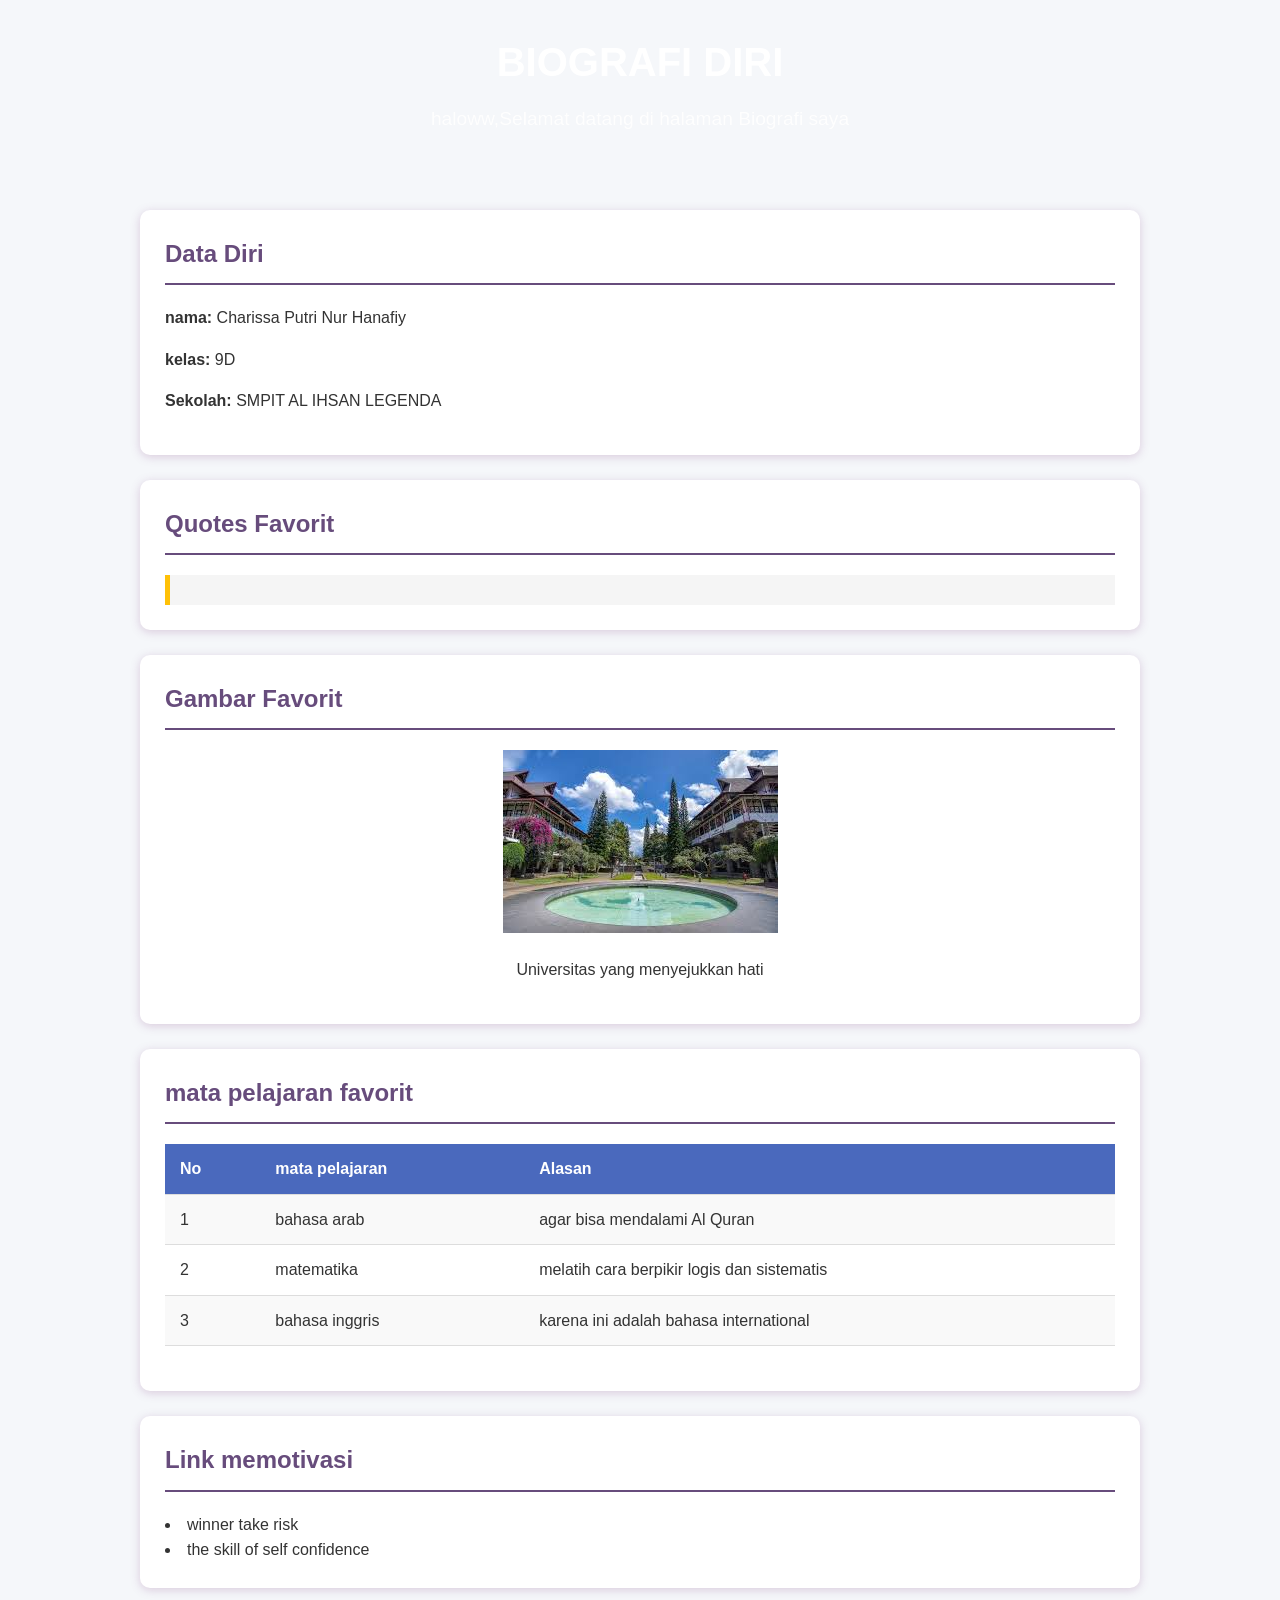
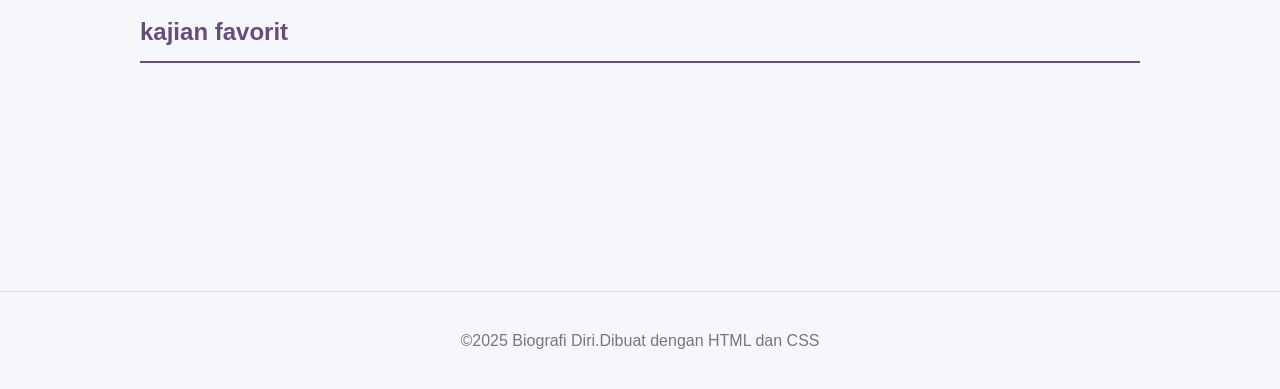
<file: rissa/biografirissa/biografi.html>
<!DOCTYPE html>
<html lang="en">
<head>
    <meta charset="UTF-8">
    <meta name="viewport" content="width=device-width, initial-scale=1.0">
    <title>Document</title>
    <link rel="stylesheet"href="steyle.css">
</head>
<body>
    <header>
        <h1>BIOGRAFI DIRI</h1>
        <P>haloww,Selamat datang di halaman Biografi saya</P>
    </header>
    <div class="container">
        <!-- Data Diri -->
         <section>
            <h2>Data Diri</h2>
            <p><strong>nama:</strong> Charissa Putri Nur Hanafiy</p>
            <p><strong>kelas:</strong> 9D</p>
            <p><strong>Sekolah:</strong> SMPIT AL IHSAN LEGENDA</p>
         </section>

         <!-- Quotes Favorit -->
          <section>
            <h2>Quotes Favorit</h2>
            <div class="quotes">

            </div>
          </section>
          <!-- Gambar Favorit -->
           <section>
            <h2>Gambar Favorit</h2>
            <div class="favorit-image">
                <img src="[data-uri]" alt="Universitas itb">
                <p>Universitas yang menyejukkan hati</p>

            </div>
           </section>
  
           <!--Mta Pelajaran favorit -->
            <section>
                <h2>mata pelajaran favorit</h2>
                <table>
                    <tr>
                        <th>No</th>
                        <th>mata pelajaran</th>
                        <th>Alasan</th>                       
                    </tr>
                    <tr>
                        <td>1</td>
                        <td>bahasa arab</td>
                        <td>agar bisa mendalami Al Quran</td>
                    </tr>
                    <tr>
                        <td>2</td>
                        <td>matematika</td>
                        <td>melatih cara berpikir logis dan sistematis</td>
                    </tr>
                    <tr>
                        <td>3</td>
                        <td>bahasa inggris</td>
                        <td>karena ini adalah bahasa international</td>
                    </tr>
                </table>
            </section>

            <!-- Link Postingan orang memmotivasi favorit -->
             <section>
                <h2>Link memotivasi</h2>
                <li><a href="https://youtu.be/amtBUvkweEA?si=xLd08ZpKGenVhwmO" target="_blank"></a>winner take risk</li>
                <li><a href="https://pin.it/3rpLMynU5"></a>the skill of self confidence</li>
             </section>

             <!-- Embed Vidio Youutube kajian favorit -->
              <h2>kajian favorit</h2>
              <div class="vido-container"> 
                <iframe src="https://youtu.be/gLYk4k7Mu7o?si=orkmdgkFcH7VeenM" frameborder="0"></iframe>
              </div>

              
    </div>

    <footer>
        <p>&copy;2025 Biografi Diri.Dibuat dengan HTML dan CSS</p>
    </footer>
</body>

</html>
</file>
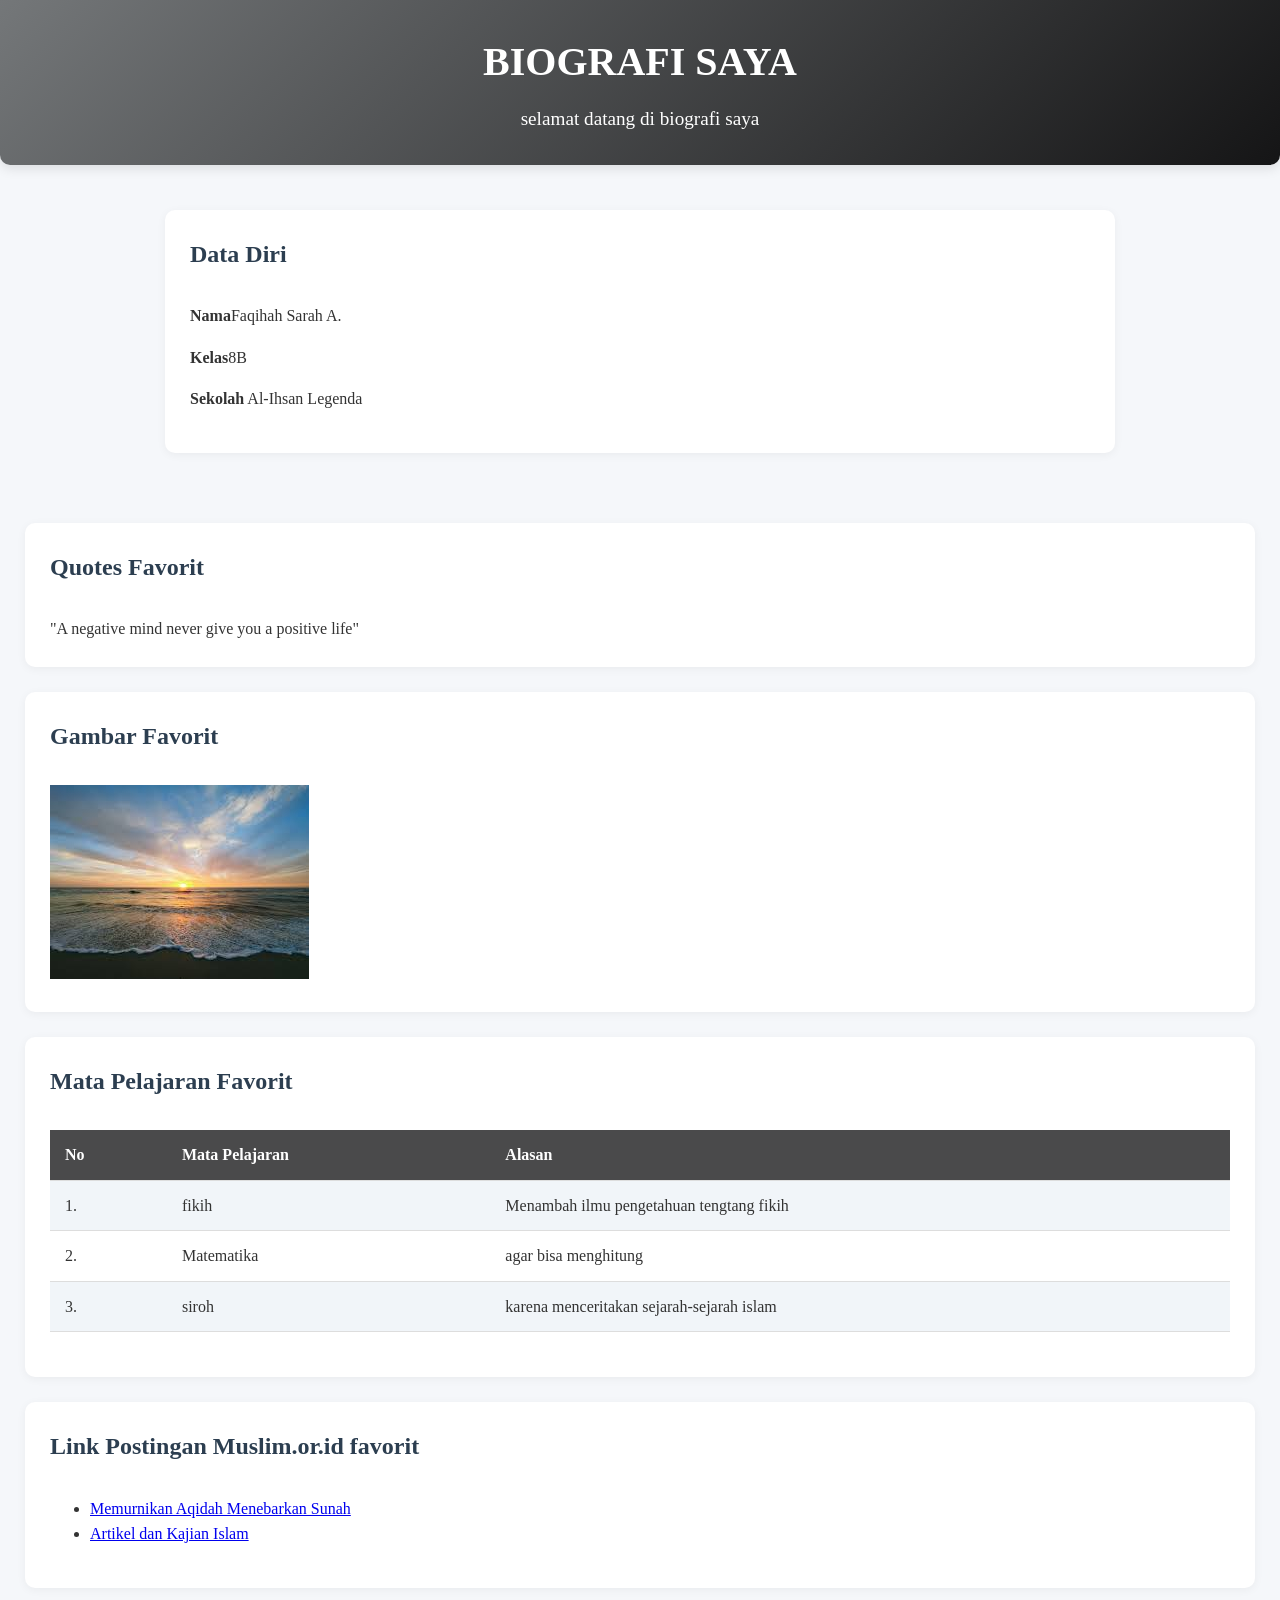
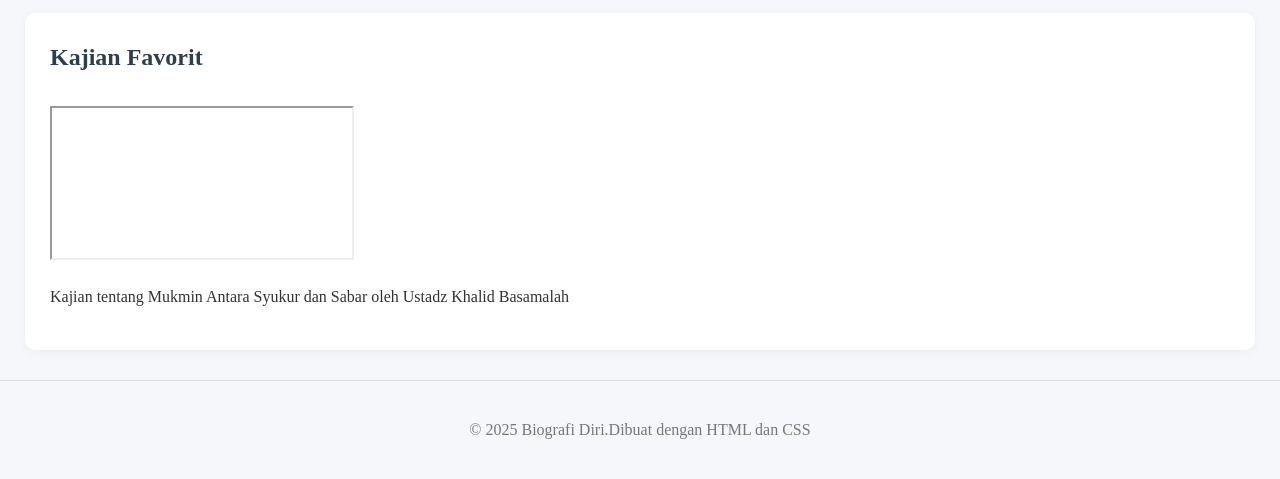
<file: sarah/biografi sarah/biografi.html>
<!DOCTYPE html>
<html lang="en">
<head>
    <meta charset="UTF-8">
    <meta name="viewport" content="width=device-width, initial-scale=1.0">
    <title>Document</title>
    <link rel="stylesheet" href="style.css">
</head>
<body>
    <header>   
    <h1>BIOGRAFI SAYA</h1>
    <P>selamat datang di biografi saya</P>
</header>
    <div class="container">
        <!--Data Diri-->
        <section>
            <h2>Data Diri</h2>
            <p><strong>Nama</strong>Faqihah Sarah A.</p>
            <p><strong>Kelas</strong>8B</p>
            <p><strong>Sekolah</strong> Al-Ihsan Legenda</p>
        </div>
        </section>


        <!--Quotes Favorit-->
        <section>
        <h2>Quotes Favorit</h2>
        <div class="Quotes">
            "A negative mind never give you a positive life"
        </section>
        </div>
        
        <!--Gambar Favorit-->
        <section>
            <h2>Gambar Favorit</h2>
            <div class="favorite image">
                <img src="[data-uri]" alt="beach">
            </div>
        </section>

        <!-- Mata Pelajaran Favorit-->
         <section>
            <h2>Mata Pelajaran Favorit</h2>
            <table>
                <tr>
                   <th>No</th>
                   <th>Mata Pelajaran</th>
                   <th>Alasan</th>
                </tr>
                <tr>
                    <td>1.</td>
                    <td>fikih</td>
                    <td>Menambah ilmu pengetahuan tengtang fikih</td>
                </tr>
                <tr>
                    <td>2.</td>
                    <td>Matematika</td>
                    <td>agar bisa menghitung</td>
                </tr>
                <tr>
                    <td>3.</td>
                    <td>siroh</td>
                    <td>karena menceritakan sejarah-sejarah islam</td>
                </tr>
            </table>
         </section>
         <!-- Link Postingan Muslim.or.id favorit-->
<section>
    <h2>Link Postingan Muslim.or.id favorit</h2>
    <ul class="links">
    <li><a href="https://muslim.or.id/">Memurnikan Aqidah Menebarkan Sunah</a></li>
    <li><a href="https://pesantrenalirsyad.org/category/artikel-islam/">Artikel dan Kajian Islam</a></li>
    </ul>
</section>

<!-- Embed Vidio Youtube Kajian Favorit-->
 <section>
    <h2>Kajian Favorit</h2>
    <div class="Vidio Container">
    <iframe src="https://www.youtube.com/embed/_zMHFNzd8Gc?si=FxpzBOg_rxeIG76o"allowfullscreen></iframe>
    <p>Kajian tentang Mukmin Antara Syukur dan Sabar oleh Ustadz Khalid Basamalah</p>

 </section>
<footer>
    <p>&copy; 2025 Biografi Diri.Dibuat dengan HTML dan CSS</p>
</footer>
</body>
</html>
</file>
<file: rissa/biografirissa/steyle.css>
/* GLOBAL STYLE */
body {
    font-family:'Segoe UI', Tahoma, Geneva, Verdana, sans-serif;
    margin: 0;
    padding: 0;
    background-color: #f5f7fa;
    color: #333;
    line-height: 1.6;

}

.container {
    max-width: 1000px;
    margin: 0 auto;
    padding: 20px;
}

/* HEADER STYLES */
header{
    background: linear-gradient(#774b9b);
    color: white;
    text-align:center;
    padding: 30px 20px;
    border-radius: 0 0 25px 25px;
    box-shadow: 0 4px 12px rgb(0, 0, 0, 0,1) ;
}

header h1 {
    margin: 0;
    font-size: 2.5rem;
}

header p {
    margin: 10px 0 0;
    font-size: 1.2rem;
    opacity: 0.9;
}

/* SECTION STYLES */
section {
    background-color: white;
    margin: 25PX 0;
    padding: 25px;
    border-radius: 10px;
    box-shadow: 0 2px 10px rgba(134, 72, 136, 0.25);
    }
    h2{ 
        color: #674c7c;
        border-bottom: 2px solid #674c7c;
        padding-bottom: 10px;
        margin-top: 0;
    }

/* QUOTES STYLES */
.quotes {
    background-color: #f5f5f5;
    border-left: 5px solid #ffc107;
    padding: 15px 20px;
    font-style: italic;
    font-size: 1.2rem;
}

/* IMAGE STYLES */
.favorit-image {
    text-align: center;
}

.favorite-image img {
    max-width: 100%;
    height: auto;
    border-radius: 8px;
    box-shadow: 0 4px 8px rgba(0, 0, 0, 0.1)
}

/* TABLE STYLES */
table {
    width: 100%;
    border-collapse: collapse;
    margin: 20px 0;

}

th, td {
    padding: 12px  15px;
    text-align: left;
    border-bottom: 1px solid #ddd;
}

th {
    background-color: #4a69bd;
    color: white;
}

tr:nth-child(even) {
    background-color: #f9f9f9;
}

th:hover {
    background-color: #f1f5f9;
    
}

/* VIDIO STYLES */
.vidio-container {
    position: relative;
    padding-bottom: 56.25%; /* 16:9 aspect ratio */
    height: 0;
    overflow: hidden;
    max-width: 100%;
    margin: 20px  0;
}


.vidio-container iframe {
    position: absolute;
    top: 0;
    left: 0;
    width: 100%;
    height: 100%;
    border-radius: 8px;
}

/* FOOTER STYLES */
footer{
    text-align: center;
    padding: 20px;
    margin-top: 30PX;
    color: #777;
    border-top: 1px solid #ddd;
}
</file>
<file: sarah/biografi sarah/style.css>
body {
    font-family: 'Franklin Ghotic';
    margin: 0;
    padding: 0;
    background-color: #f5f7fa;
    color: #333;
    line-height: 1.6;
    
}

.container {
    max-width: 1000px;
    margin: 0 auto;
    padding: 20px;
}
/* HEADER STYLES */
header {
    background: linear-gradient(135deg, #747779, #151516);
    color: white;
    text-align: center;
    padding: 30px 20px;
    border-radius: 0 0 10px 10px;
    box-shadow: 0 4px 12px rgb(0, 0, 0, 0.1);
}

header h1 {
    margin: 0;
    font-size: 2.5rem;
}

header p {
    margin: 10px 0 0;
    font-size: 1.2rem;
    opacity: o.9;
}

/* SECTION STYLE */
section {
    background-color: white;
    margin: 25px;
    padding: 25px;
    border-radius: 10px;
    box-shadow: 0 2px 10px rgba(0, 0, 0, 0.05);

}

h2 {
    color: #2c3e50;
    border-bottom: 2px 0;
    padding-bottom: 10px;
    margin-top: 0;
}

.quotes {
    background-color: #fff9e6;
    border-left: 5px solid #4b75a5;
    padding: 15px 20px;
}

table {
    width: 100%;
    border-collapse: collapse;
    margin: 20px 0;
}

th, td {
    padding: 12px 15px;
    text-align: left;
    border-bottom: 1px solid #ddd;
}

th {
    background-color: #4a4a4b;
    color: white;
}

tr:nth-child(even) {
    background-color: #f1f5f9;
} 

tr:hover {
    background-color: #f9f9f9;
}


footer {
    text-align: center;
    padding: 20px;
    margin-top: 30px;
    color: #777;
    border-top: 1px solid #ddd;
}
</file>
